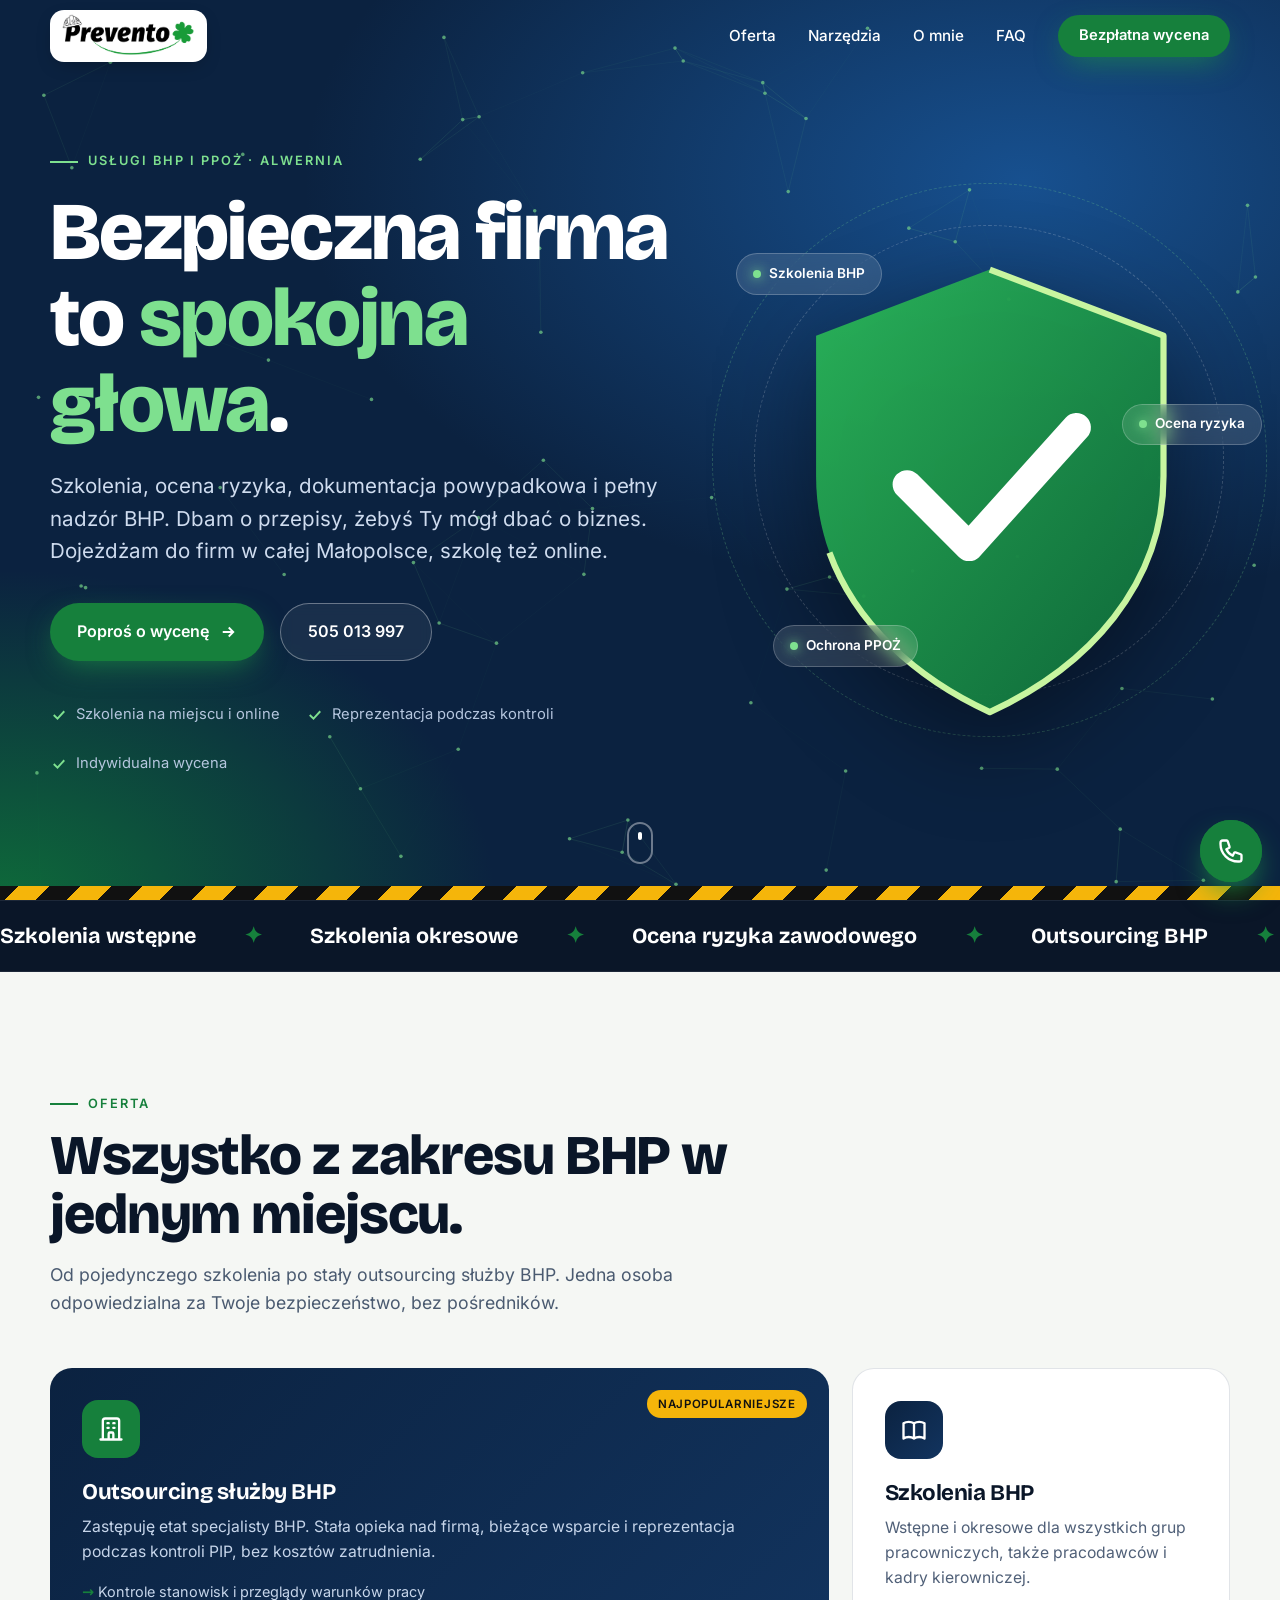
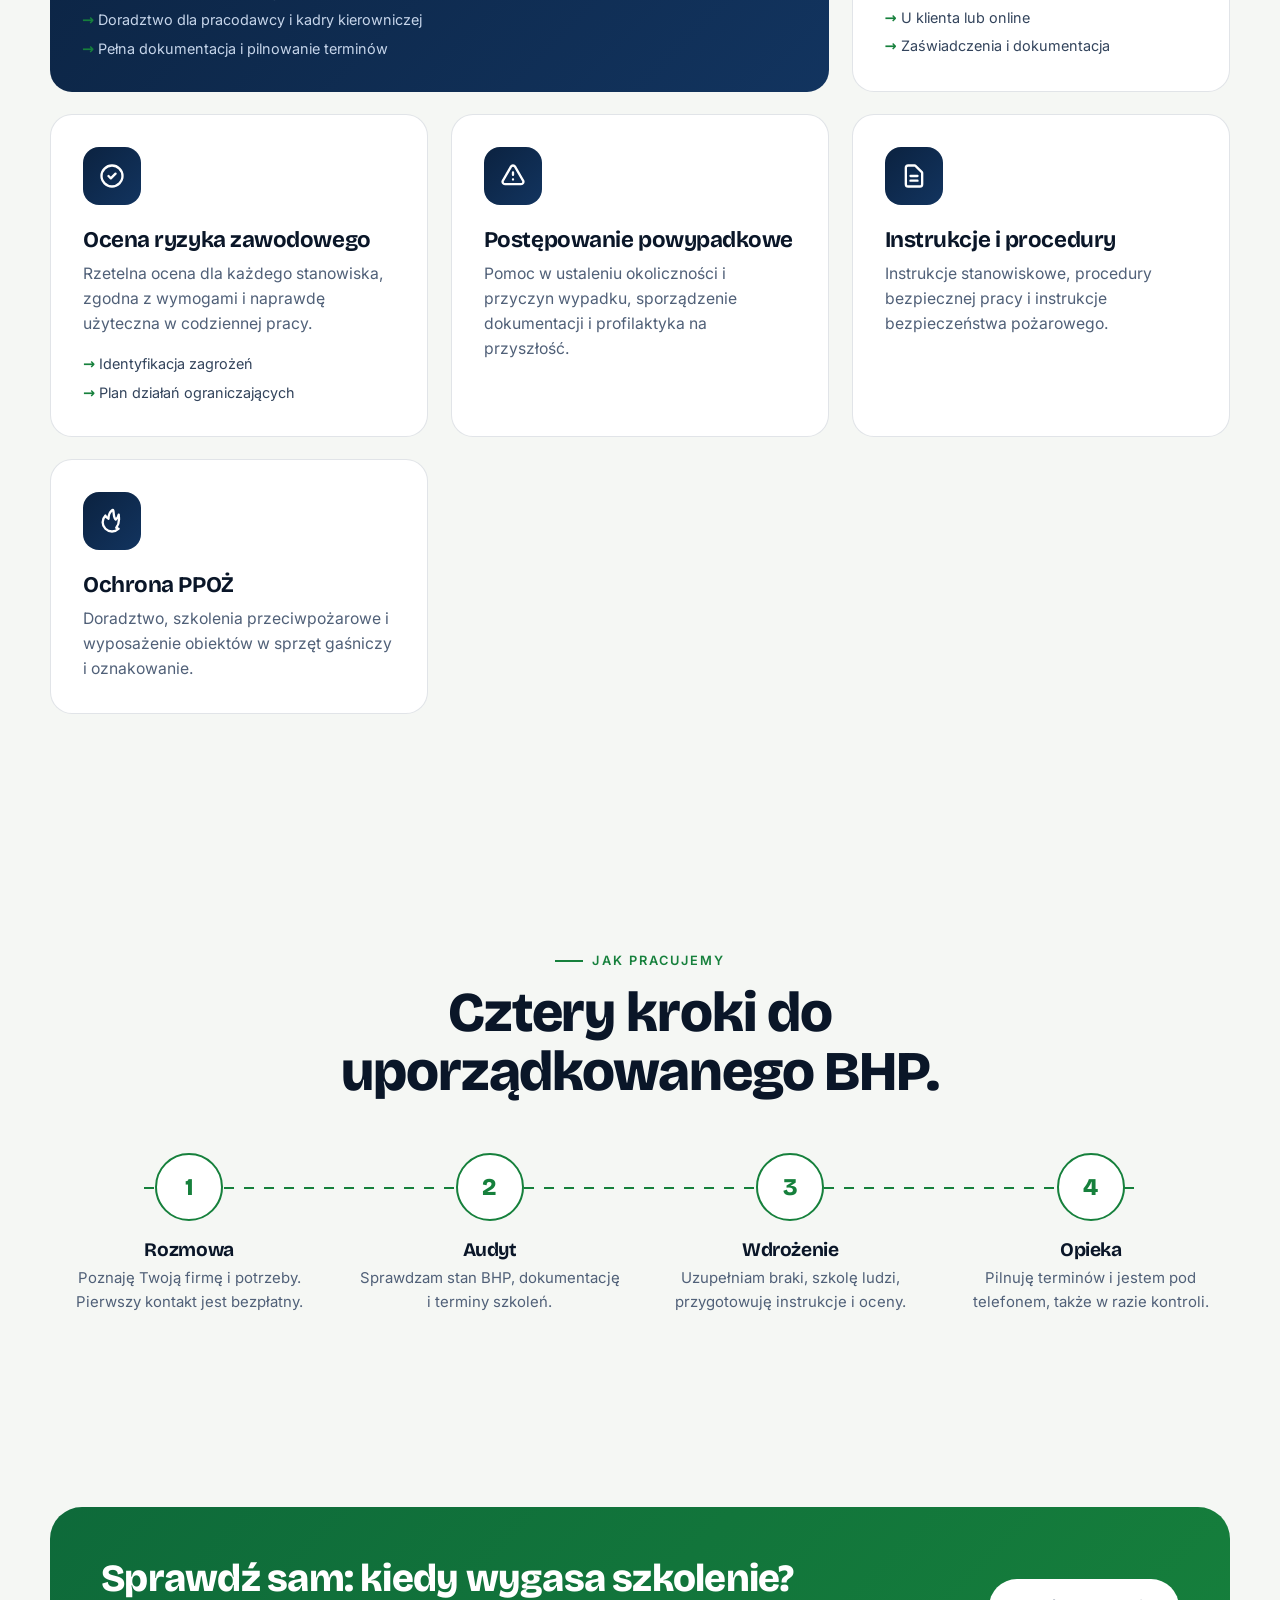
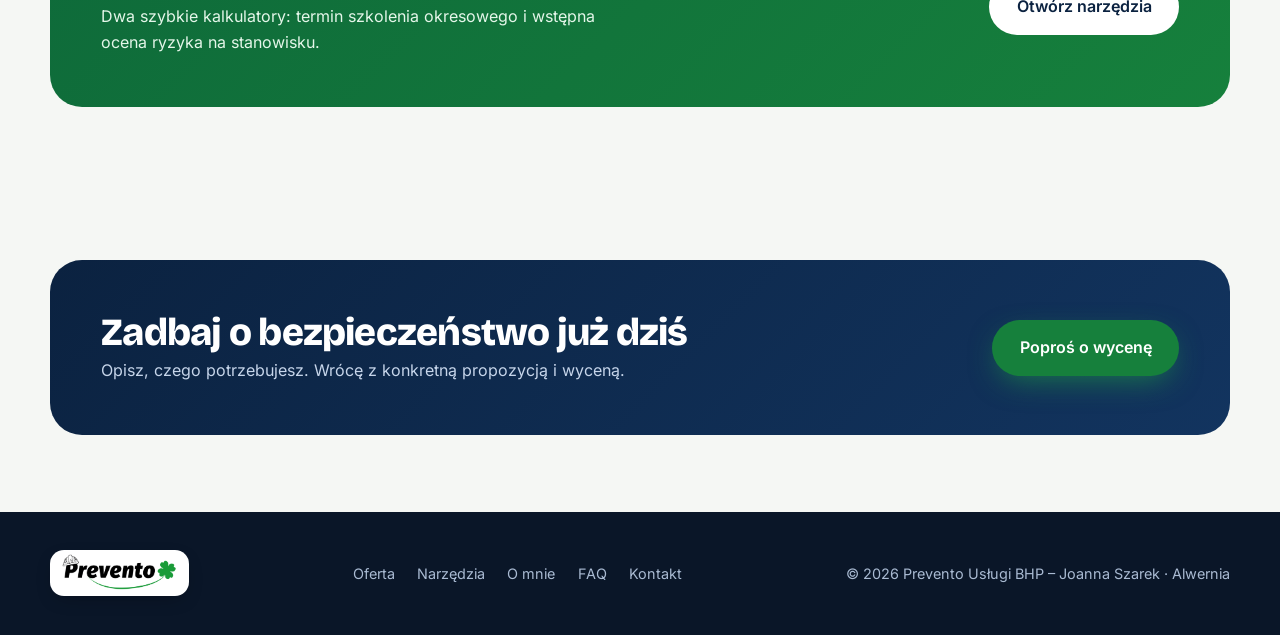
<file: index.html>
<!DOCTYPE html>
<html lang="pl">
<head>
<meta charset="UTF-8">
<meta name="viewport" content="width=device-width, initial-scale=1.0">
<title>Prevento – Usługi BHP i PPOŻ | Joanna Szarek, Alwernia</title>
<meta name="description" content="Prevento – Joanna Szarek: szkolenia BHP, ocena ryzyka, outsourcing BHP, dokumentacja powypadkowa i PPOŻ. Alwernia i cała Małopolska.">
<meta name="theme-color" content="#0b2240">
<meta property="og:title" content="Prevento – Usługi BHP i PPOŻ | Joanna Szarek, Alwernia">
<meta property="og:description" content="Prevento – Joanna Szarek: szkolenia BHP, ocena ryzyka, outsourcing BHP, dokumentacja powypadkowa i PPOŻ. Alwernia i cała Małopolska.">
<meta property="og:type" content="website">
<meta property="og:image" content="https://kaisixx.github.io/prevento/logo_prevento.png">
<link rel="icon" type="image/png" href="logo_prevento.png">
<link rel="preload" href="fonts/inter-latin.woff2" as="font" type="font/woff2" crossorigin>
<link rel="preload" href="fonts/inter-latin-ext.woff2" as="font" type="font/woff2" crossorigin>
<link rel="preload" href="fonts/bricolage-latin.woff2" as="font" type="font/woff2" crossorigin>
<link rel="preload" href="fonts/bricolage-latin-ext.woff2" as="font" type="font/woff2" crossorigin>
<link rel="stylesheet" href="style.css">
<link rel="canonical" href="https://kaisixx.github.io/prevento/">
<meta property="og:url" content="https://kaisixx.github.io/prevento/">
<meta property="og:locale" content="pl_PL">
<meta property="og:site_name" content="Prevento Usługi BHP">
<meta property="og:image:alt" content="Logo Prevento – usługi BHP">
<meta name="twitter:card" content="summary">
<script type="application/ld+json">{"@context": "https://schema.org", "@type": "ProfessionalService", "@id": "https://kaisixx.github.io/prevento/#firma", "name": "Prevento – Usługi BHP – Joanna Szarek", "url": "https://kaisixx.github.io/prevento/", "logo": "https://kaisixx.github.io/prevento/logo_prevento.png", "image": "https://kaisixx.github.io/prevento/logo_prevento.png", "telephone": "+48505013997", "email": "jszarek@prevento.hub.pl", "address": {"@type": "PostalAddress", "addressLocality": "Alwernia", "addressRegion": "małopolskie", "addressCountry": "PL"}, "areaServed": [{"@type": "AdministrativeArea", "name": "Małopolska"}, {"@type": "Country", "name": "Polska"}], "founder": {"@type": "Person", "name": "Joanna Szarek"}, "sameAs": ["https://www.facebook.com/p/Prevento-Us%C5%82ugi-BHP-Joanna-Szarek-100086418065310/"], "description": "Szkolenia BHP, ocena ryzyka zawodowego, outsourcing służby BHP, dokumentacja powypadkowa i doradztwo PPOŻ.", "hasOfferCatalog": {"@type": "OfferCatalog", "name": "Usługi BHP i PPOŻ", "itemListElement": [{"@type": "Offer", "itemOffered": {"@type": "Service", "name": "Outsourcing służby BHP"}}, {"@type": "Offer", "itemOffered": {"@type": "Service", "name": "Szkolenia BHP wstępne i okresowe"}}, {"@type": "Offer", "itemOffered": {"@type": "Service", "name": "Ocena ryzyka zawodowego"}}, {"@type": "Offer", "itemOffered": {"@type": "Service", "name": "Postępowanie powypadkowe"}}, {"@type": "Offer", "itemOffered": {"@type": "Service", "name": "Instrukcje i procedury BHP"}}, {"@type": "Offer", "itemOffered": {"@type": "Service", "name": "Doradztwo i szkolenia PPOŻ"}}]}}</script>

</head>
<body>
<div class="progress" id="progress"></div>

<nav id="nav">
  <div class="wrap nav-in">
    <a href="index.html" class="logo-pill" aria-label="Prevento – strona główna"><img src="logo_prevento.png" alt="Prevento Usługi BHP" width="133" height="44"></a>
    <button class="burger" id="burger" aria-label="Menu" aria-expanded="false"><span></span><span></span></button>
    <div class="menu" id="menu">
      <a href="oferta.html">Oferta</a><a href="narzedzia.html">Narzędzia</a><a href="o-mnie.html">O mnie</a><a href="faq.html">FAQ</a>
      <a href="kontakt.html" class="btn btn-primary">Bezpłatna wycena</a>
    </div>
  </div>
</nav>

<header class="hero" id="top">
  <canvas id="bg" aria-hidden="true"></canvas>
  <div class="wrap hero-grid">
    <div>
      <span class="eyebrow">Usługi BHP i PPOŻ · Alwernia</span>
      <h1>Bezpieczna firma to <span class="grad">spokojna głowa</span>.</h1>
      <p class="lead">Szkolenia, ocena ryzyka, dokumentacja powypadkowa i pełny nadzór BHP. Dbam o przepisy, żebyś Ty mógł dbać o biznes. Dojeżdżam do firm w całej Małopolsce, szkolę też online.</p>
      <div class="cta-row">
        <a href="kontakt.html" class="btn btn-primary">Poproś o wycenę
          <svg width="18" height="18" fill="none" stroke="currentColor" stroke-width="2.5" viewBox="0 0 24 24"><path d="M5 12h14M13 6l6 6-6 6"/></svg></a>
        <a href="tel:+48505013997" class="btn btn-ghost">505 013 997</a>
      </div>
      <div class="trust">
        <span><svg fill="none" stroke="currentColor" stroke-width="2.5" viewBox="0 0 24 24"><path d="M5 12l5 5 9-10"/></svg>Szkolenia na miejscu i online</span>
        <span><svg fill="none" stroke="currentColor" stroke-width="2.5" viewBox="0 0 24 24"><path d="M5 12l5 5 9-10"/></svg>Reprezentacja podczas kontroli</span>
        <span><svg fill="none" stroke="currentColor" stroke-width="2.5" viewBox="0 0 24 24"><path d="M5 12l5 5 9-10"/></svg>Indywidualna wycena</span>
      </div>
    </div>
    <div class="shield-stage" aria-hidden="true">
      <div class="shield-ring"></div><div class="shield-ring r2"></div>
      <svg class="shield" viewBox="0 0 200 230" fill="none">
        <defs><linearGradient id="g" x1="0" y1="0" x2="1" y2="1"><stop stop-color="#2bb858"/><stop offset="1" stop-color="#0e6a3a"/></linearGradient></defs>
        <path d="M100 8 L184 40 V108 C184 160 148 200 100 222 C52 200 16 160 16 108 V40 Z" fill="url(#g)" opacity=".95"/>
        <path class="draw" d="M100 8 L184 40 V108 C184 160 148 200 100 222 C52 200 16 160 16 108 V40 Z" stroke="#c8f5a0" stroke-width="3" stroke-linejoin="round"/>
        <path class="tick" d="M60 112 L90 142 L144 82" stroke="#fff" stroke-width="14" stroke-linecap="round" stroke-linejoin="round"/>
      </svg>
      <div class="chip c1"><i></i>Szkolenia BHP</div>
      <div class="chip c2"><i></i>Ocena ryzyka</div>
      <div class="chip c3"><i></i>Ochrona PPOŻ</div>
    </div>
  </div>
  <div class="scroll-hint" aria-hidden="true"></div>
</header>
<div class="marquee" aria-hidden="true">
  <div class="marquee-track">
    <span>Szkolenia wstępne</span><span>Szkolenia okresowe</span><span>Ocena ryzyka zawodowego</span><span>Outsourcing BHP</span><span>Dokumentacja powypadkowa</span><span>Instrukcje stanowiskowe</span><span>Doradztwo PPOŻ</span><span>Wyposażenie BHP</span>
    <span>Szkolenia wstępne</span><span>Szkolenia okresowe</span><span>Ocena ryzyka zawodowego</span><span>Outsourcing BHP</span><span>Dokumentacja powypadkowa</span><span>Instrukcje stanowiskowe</span><span>Doradztwo PPOŻ</span><span>Wyposażenie BHP</span>
  </div>
</div>
<section id="oferta">
  <div class="wrap">
    <div class="sec-head rv">
      <span class="eyebrow">Oferta</span>
      <h2>Wszystko z zakresu BHP w jednym miejscu.</h2>
      <p>Od pojedynczego szkolenia po stały outsourcing służby BHP. Jedna osoba odpowiedzialna za Twoje bezpieczeństwo, bez pośredników.</p>
    </div>
    <div class="cards">
      <article class="card feature rv">
        <span class="tag">Najpopularniejsze</span>
        <div class="ico"><svg fill="none" stroke="currentColor" stroke-width="2" viewBox="0 0 24 24"><path stroke-linecap="round" stroke-linejoin="round" d="M19 21V5a2 2 0 00-2-2H7a2 2 0 00-2 2v16m14 0h2m-2 0h-5m-9 0H3m2 0h5M9 7h1m-1 4h1m4-4h1m-1 4h1m-5 10v-5a1 1 0 011-1h2a1 1 0 011 1v5m-4 0h4"/></svg></div>
        <h3>Outsourcing służby BHP</h3>
        <p>Zastępuję etat specjalisty BHP. Stała opieka nad firmą, bieżące wsparcie i reprezentacja podczas kontroli PIP, bez kosztów zatrudnienia.</p>
        <ul><li>Kontrole stanowisk i przeglądy warunków pracy</li><li>Doradztwo dla pracodawcy i kadry kierowniczej</li><li>Pełna dokumentacja i pilnowanie terminów</li></ul>
      </article>
      <article class="card rv">
        <div class="ico"><svg fill="none" stroke="currentColor" stroke-width="2" viewBox="0 0 24 24"><path stroke-linecap="round" stroke-linejoin="round" d="M12 6.25v13m0-13C10.8 5.5 9.2 5 7.5 5S4.2 5.5 3 6.25v13C4.2 18.5 5.8 18 7.5 18s3.3.5 4.5 1.25m0-13C13.2 5.5 14.8 5 16.5 5s3.3.5 4.5 1.25v13c-1.2-.75-2.8-1.25-4.5-1.25s-3.3.5-4.5 1.25"/></svg></div>
        <h3>Szkolenia BHP</h3>
        <p>Wstępne i okresowe dla wszystkich grup pracowniczych, także pracodawców i kadry kierowniczej.</p>
        <ul><li>U klienta lub online</li><li>Zaświadczenia i dokumentacja</li></ul>
      </article>
      <article class="card rv">
        <div class="ico"><svg fill="none" stroke="currentColor" stroke-width="2" viewBox="0 0 24 24"><path stroke-linecap="round" stroke-linejoin="round" d="M9 12l2 2 4-4m6 2a9 9 0 11-18 0 9 9 0 0118 0z"/></svg></div>
        <h3>Ocena ryzyka zawodowego</h3>
        <p>Rzetelna ocena dla każdego stanowiska, zgodna z wymogami i naprawdę użyteczna w codziennej pracy.</p>
        <ul><li>Identyfikacja zagrożeń</li><li>Plan działań ograniczających</li></ul>
      </article>
      <article class="card rv">
        <div class="ico"><svg fill="none" stroke="currentColor" stroke-width="2" viewBox="0 0 24 24"><path stroke-linecap="round" stroke-linejoin="round" d="M12 9v2m0 4h.01M5.07 19h13.86c1.54 0 2.5-1.67 1.73-3L13.73 4c-.77-1.33-2.7-1.33-3.46 0L3.34 16c-.77 1.33.19 3 1.73 3z"/></svg></div>
        <h3>Postępowanie powypadkowe</h3>
        <p>Pomoc w ustaleniu okoliczności i przyczyn wypadku, sporządzenie dokumentacji i profilaktyka na przyszłość.</p>
      </article>
      <article class="card rv">
        <div class="ico"><svg fill="none" stroke="currentColor" stroke-width="2" viewBox="0 0 24 24"><path stroke-linecap="round" stroke-linejoin="round" d="M9 12h6m-6 4h6m2 5H7a2 2 0 01-2-2V5a2 2 0 012-2h5.59a1 1 0 01.7.29l5.42 5.42a1 1 0 01.29.7V19a2 2 0 01-2 2z"/></svg></div>
        <h3>Instrukcje i procedury</h3>
        <p>Instrukcje stanowiskowe, procedury bezpiecznej pracy i instrukcje bezpieczeństwa pożarowego.</p>
      </article>
      <article class="card rv">
        <div class="ico"><svg fill="none" stroke="currentColor" stroke-width="2" viewBox="0 0 24 24"><path stroke-linecap="round" stroke-linejoin="round" d="M17.66 18.66A8 8 0 016.34 7.34S7 9 9 10c0-2 .5-5 2.93-7.07s.48 5.74 3.26 7.77c1.3-.95 2.23-2.46 2.56-4.19C17.9 7.97 18 9.46 18 10.8c0 2.72-.9 5.23-2.34 7.06z"/></svg></div>
        <h3>Ochrona PPOŻ</h3>
        <p>Doradztwo, szkolenia przeciwpożarowe i wyposażenie obiektów w sprzęt gaśniczy i oznakowanie.</p>
      </article>
    </div>
  </div>
</section>
<section id="wspolpraca">
  <div class="wrap">
    <div class="sec-head rv" style="margin-inline:auto;text-align:center">
      <span class="eyebrow">Jak pracujemy</span>
      <h2>Cztery kroki do uporządkowanego BHP.</h2>
    </div>
    <div class="steps">
      <div class="step rv"><div class="n">1</div><h3>Rozmowa</h3><p>Poznaję Twoją firmę i potrzeby. Pierwszy kontakt jest bezpłatny.</p></div>
      <div class="step rv"><div class="n">2</div><h3>Audyt</h3><p>Sprawdzam stan BHP, dokumentację i terminy szkoleń.</p></div>
      <div class="step rv"><div class="n">3</div><h3>Wdrożenie</h3><p>Uzupełniam braki, szkolę ludzi, przygotowuję instrukcje i oceny.</p></div>
      <div class="step rv"><div class="n">4</div><h3>Opieka</h3><p>Pilnuję terminów i jestem pod telefonem, także w razie kontroli.</p></div>
    </div>
  </div>
</section>
<div class="band alt"><div class="wrap"><div class="band-in rv"><div><h2>Sprawdź sam: kiedy wygasa szkolenie?</h2><p>Dwa szybkie kalkulatory: termin szkolenia okresowego i wstępna ocena ryzyka na stanowisku.</p></div><a class="btn btn-primary" href="narzedzia.html">Otwórz narzędzia</a></div></div></div>
<div class="band"><div class="wrap"><div class="band-in rv"><div><h2>Zadbaj o bezpieczeństwo już dziś</h2><p>Opisz, czego potrzebujesz. Wrócę z konkretną propozycją i wyceną.</p></div><a class="btn btn-primary" href="kontakt.html">Poproś o wycenę</a></div></div></div>


<footer>
  <div class="wrap foot">
    <div class="logo-pill"><img src="logo_prevento.png" alt="Prevento" width="115" height="38"></div>
    <nav aria-label="Stopka"><a href="oferta.html">Oferta</a><a href="narzedzia.html">Narzędzia</a><a href="o-mnie.html">O mnie</a><a href="faq.html">FAQ</a><a href="kontakt.html">Kontakt</a></nav>
    <p>&copy; <span id="yr">2026</span> Prevento Usługi BHP – Joanna Szarek · Alwernia</p>
  </div>
</footer>

<a href="tel:+48505013997" class="fab" aria-label="Zadzwoń do Prevento"><svg fill="none" stroke="currentColor" stroke-width="2" viewBox="0 0 24 24"><path stroke-linecap="round" stroke-linejoin="round" d="M3 5a2 2 0 012-2h3.28a1 1 0 01.95.68l1.5 4.49a1 1 0 01-.5 1.21l-2.26 1.13a11 11 0 005.52 5.52l1.13-2.26a1 1 0 011.21-.5l4.49 1.5a1 1 0 01.68.95V19a2 2 0 01-2 2h-1C9.72 21 3 14.28 3 6V5z"/></svg></a>

<script src="app.js"></script>
</body>
</html>
</file>
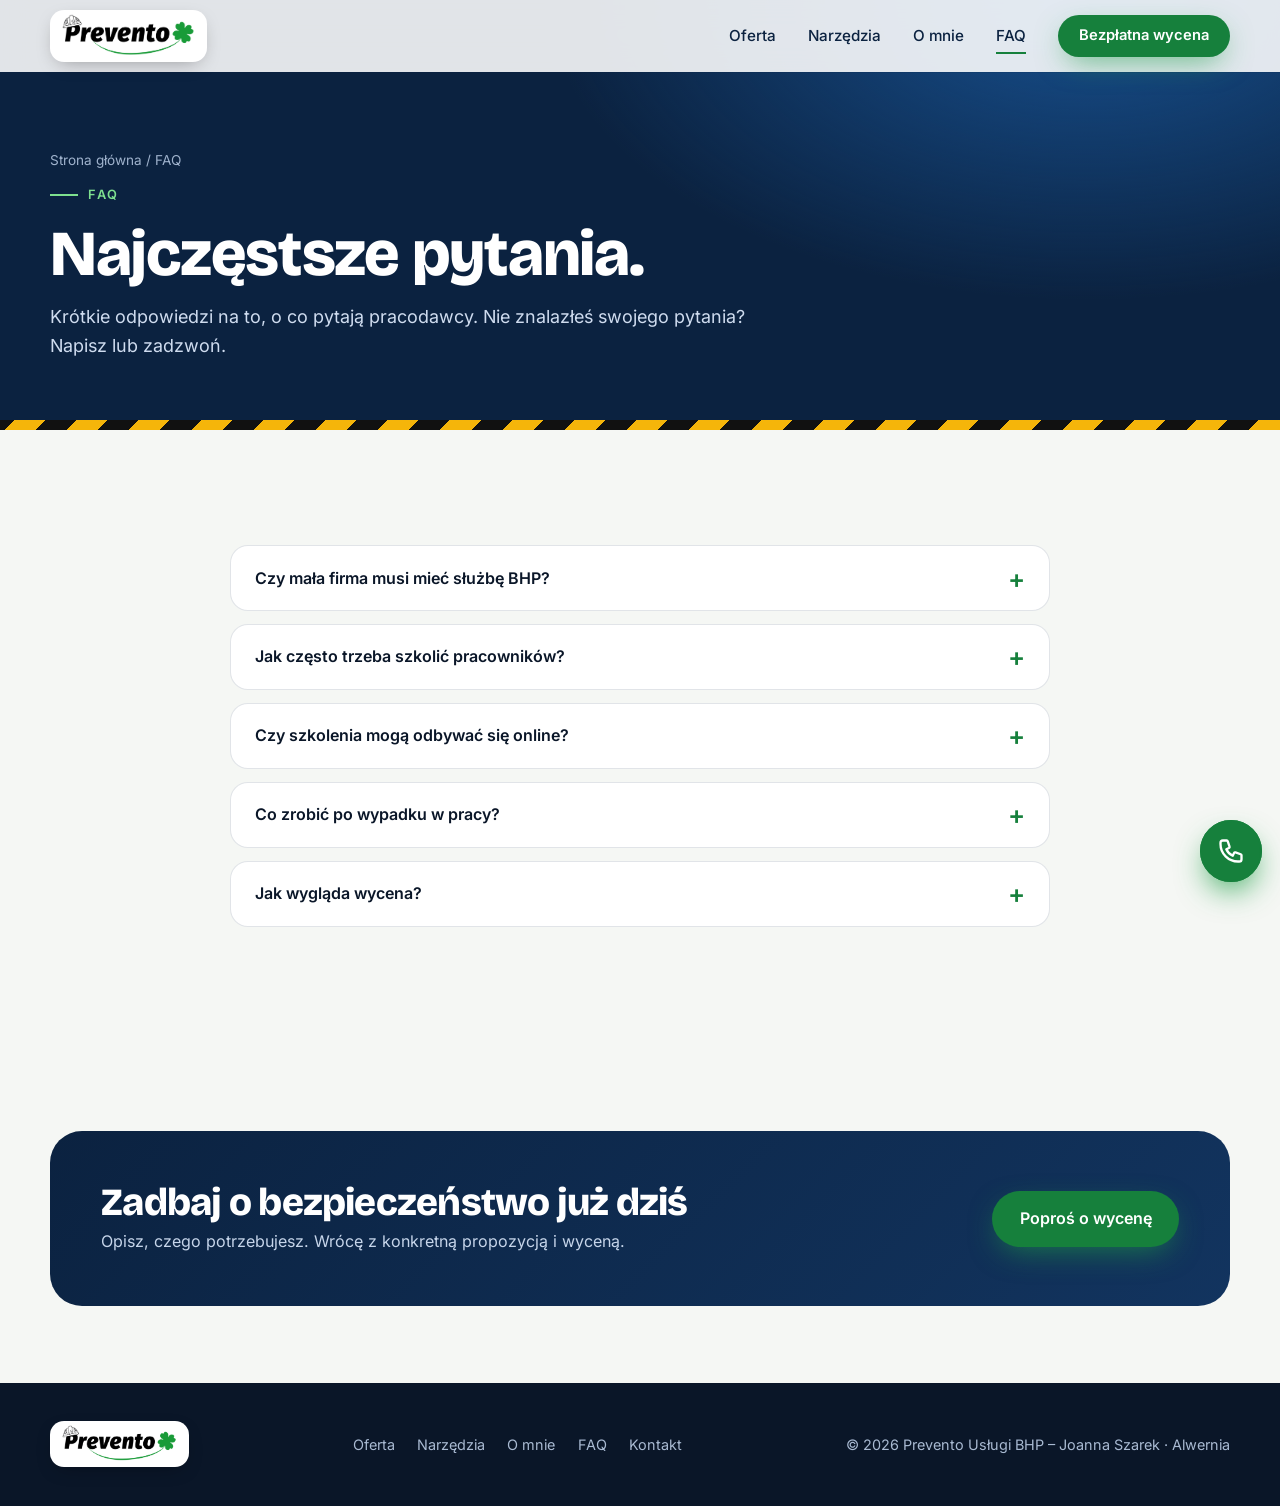
<file: faq.html>
<!DOCTYPE html>
<html lang="pl">
<head>
<meta charset="UTF-8">
<meta name="viewport" content="width=device-width, initial-scale=1.0">
<title>FAQ – najczęstsze pytania o BHP | Prevento</title>
<meta name="description" content="Odpowiedzi na najczęstsze pytania o służbę BHP, szkolenia, wypadki w pracy i wycenę usług.">
<meta name="theme-color" content="#0b2240">
<meta property="og:title" content="FAQ – najczęstsze pytania o BHP | Prevento">
<meta property="og:description" content="Odpowiedzi na najczęstsze pytania o służbę BHP, szkolenia, wypadki w pracy i wycenę usług.">
<meta property="og:type" content="website">
<meta property="og:image" content="https://kaisixx.github.io/prevento/logo_prevento.png">
<link rel="icon" type="image/png" href="logo_prevento.png">
<link rel="preload" href="fonts/inter-latin.woff2" as="font" type="font/woff2" crossorigin>
<link rel="preload" href="fonts/inter-latin-ext.woff2" as="font" type="font/woff2" crossorigin>
<link rel="preload" href="fonts/bricolage-latin.woff2" as="font" type="font/woff2" crossorigin>
<link rel="preload" href="fonts/bricolage-latin-ext.woff2" as="font" type="font/woff2" crossorigin>
<link rel="stylesheet" href="style.css">
<link rel="canonical" href="https://kaisixx.github.io/prevento/faq.html">
<meta property="og:url" content="https://kaisixx.github.io/prevento/faq.html">
<meta property="og:locale" content="pl_PL">
<meta property="og:site_name" content="Prevento Usługi BHP">
<meta property="og:image:alt" content="Logo Prevento – usługi BHP">
<meta name="twitter:card" content="summary">
<script type="application/ld+json">{"@context": "https://schema.org", "@type": "BreadcrumbList", "itemListElement": [{"@type": "ListItem", "position": 1, "name": "Strona główna", "item": "https://kaisixx.github.io/prevento/"}, {"@type": "ListItem", "position": 2, "name": "FAQ", "item": "https://kaisixx.github.io/prevento/faq.html"}]}</script>


</head>
<body data-inner="1">
<div class="progress" id="progress"></div>

<nav id="nav">
  <div class="wrap nav-in">
    <a href="index.html" class="logo-pill" aria-label="Prevento – strona główna"><img src="logo_prevento.png" alt="Prevento Usługi BHP" width="133" height="44"></a>
    <button class="burger" id="burger" aria-label="Menu" aria-expanded="false"><span></span><span></span></button>
    <div class="menu" id="menu">
      <a href="oferta.html">Oferta</a><a href="narzedzia.html">Narzędzia</a><a href="o-mnie.html">O mnie</a><a href="faq.html" aria-current="page">FAQ</a>
      <a href="kontakt.html" class="btn btn-primary">Bezpłatna wycena</a>
    </div>
  </div>
</nav>

<header class="page-hero">
  <div class="wrap">
    <div class="crumbs"><a href="index.html">Strona główna</a> / FAQ</div>
    <span class="eyebrow">FAQ</span>
    <h1>Najczęstsze pytania.</h1>
    <p>Krótkie odpowiedzi na to, o co pytają pracodawcy. Nie znalazłeś swojego pytania? Napisz lub zadzwoń.</p>
  </div>
</header>
<section id="faq">
  <div class="wrap">
    <div class="faq rv">
      <details><summary>Czy mała firma musi mieć służbę BHP?</summary><p>Pracodawca zatrudniający do 100 osób może sam wykonywać zadania służby BHP, jeśli ma odpowiednie przygotowanie. W praktyce wiele firm woli powierzyć to specjaliście na zewnątrz. Chętnie to omówię.</p></details>
      <details><summary>Jak często trzeba szkolić pracowników?</summary><p>Zależy od grupy i stanowiska. Sprawdź to w <a href="narzedzia.html" style="color:var(--green);text-decoration:underline">kalkulatorze terminu szkolenia</a>, a przy wątpliwościach zadzwoń lub napisz.</p></details>
      <details><summary>Czy szkolenia mogą odbywać się online?</summary><p>Tak, w zakresie dozwolonym przepisami, w formie zapewniającej kontakt z prowadzącym. Szkolenia stacjonarne prowadzę też bezpośrednio u klienta.</p></details>
      <details><summary>Co zrobić po wypadku w pracy?</summary><p>Zabezpiecz miejsce zdarzenia, udziel pomocy i zadzwoń do mnie. Pomogę ustalić okoliczności i przygotować dokumentację w wymaganych terminach.</p></details>
      <details><summary>Jak wygląda wycena?</summary><p>Zależy od liczby pracowników, stanowisk i zakresu usług. Napisz lub zadzwoń, a przygotuję wycenę dopasowaną do Twojej firmy.</p></details>
    </div>
  </div>
</section><div class="band"><div class="wrap"><div class="band-in rv"><div><h2>Zadbaj o bezpieczeństwo już dziś</h2><p>Opisz, czego potrzebujesz. Wrócę z konkretną propozycją i wyceną.</p></div><a class="btn btn-primary" href="kontakt.html">Poproś o wycenę</a></div></div></div>


<footer>
  <div class="wrap foot">
    <div class="logo-pill"><img src="logo_prevento.png" alt="Prevento" width="115" height="38"></div>
    <nav aria-label="Stopka"><a href="oferta.html">Oferta</a><a href="narzedzia.html">Narzędzia</a><a href="o-mnie.html">O mnie</a><a href="faq.html">FAQ</a><a href="kontakt.html">Kontakt</a></nav>
    <p>&copy; <span id="yr">2026</span> Prevento Usługi BHP – Joanna Szarek · Alwernia</p>
  </div>
</footer>

<a href="tel:+48505013997" class="fab" aria-label="Zadzwoń do Prevento"><svg fill="none" stroke="currentColor" stroke-width="2" viewBox="0 0 24 24"><path stroke-linecap="round" stroke-linejoin="round" d="M3 5a2 2 0 012-2h3.28a1 1 0 01.95.68l1.5 4.49a1 1 0 01-.5 1.21l-2.26 1.13a11 11 0 005.52 5.52l1.13-2.26a1 1 0 011.21-.5l4.49 1.5a1 1 0 01.68.95V19a2 2 0 01-2 2h-1C9.72 21 3 14.28 3 6V5z"/></svg></a>

<script src="app.js"></script>
</body>
</html>
</file>
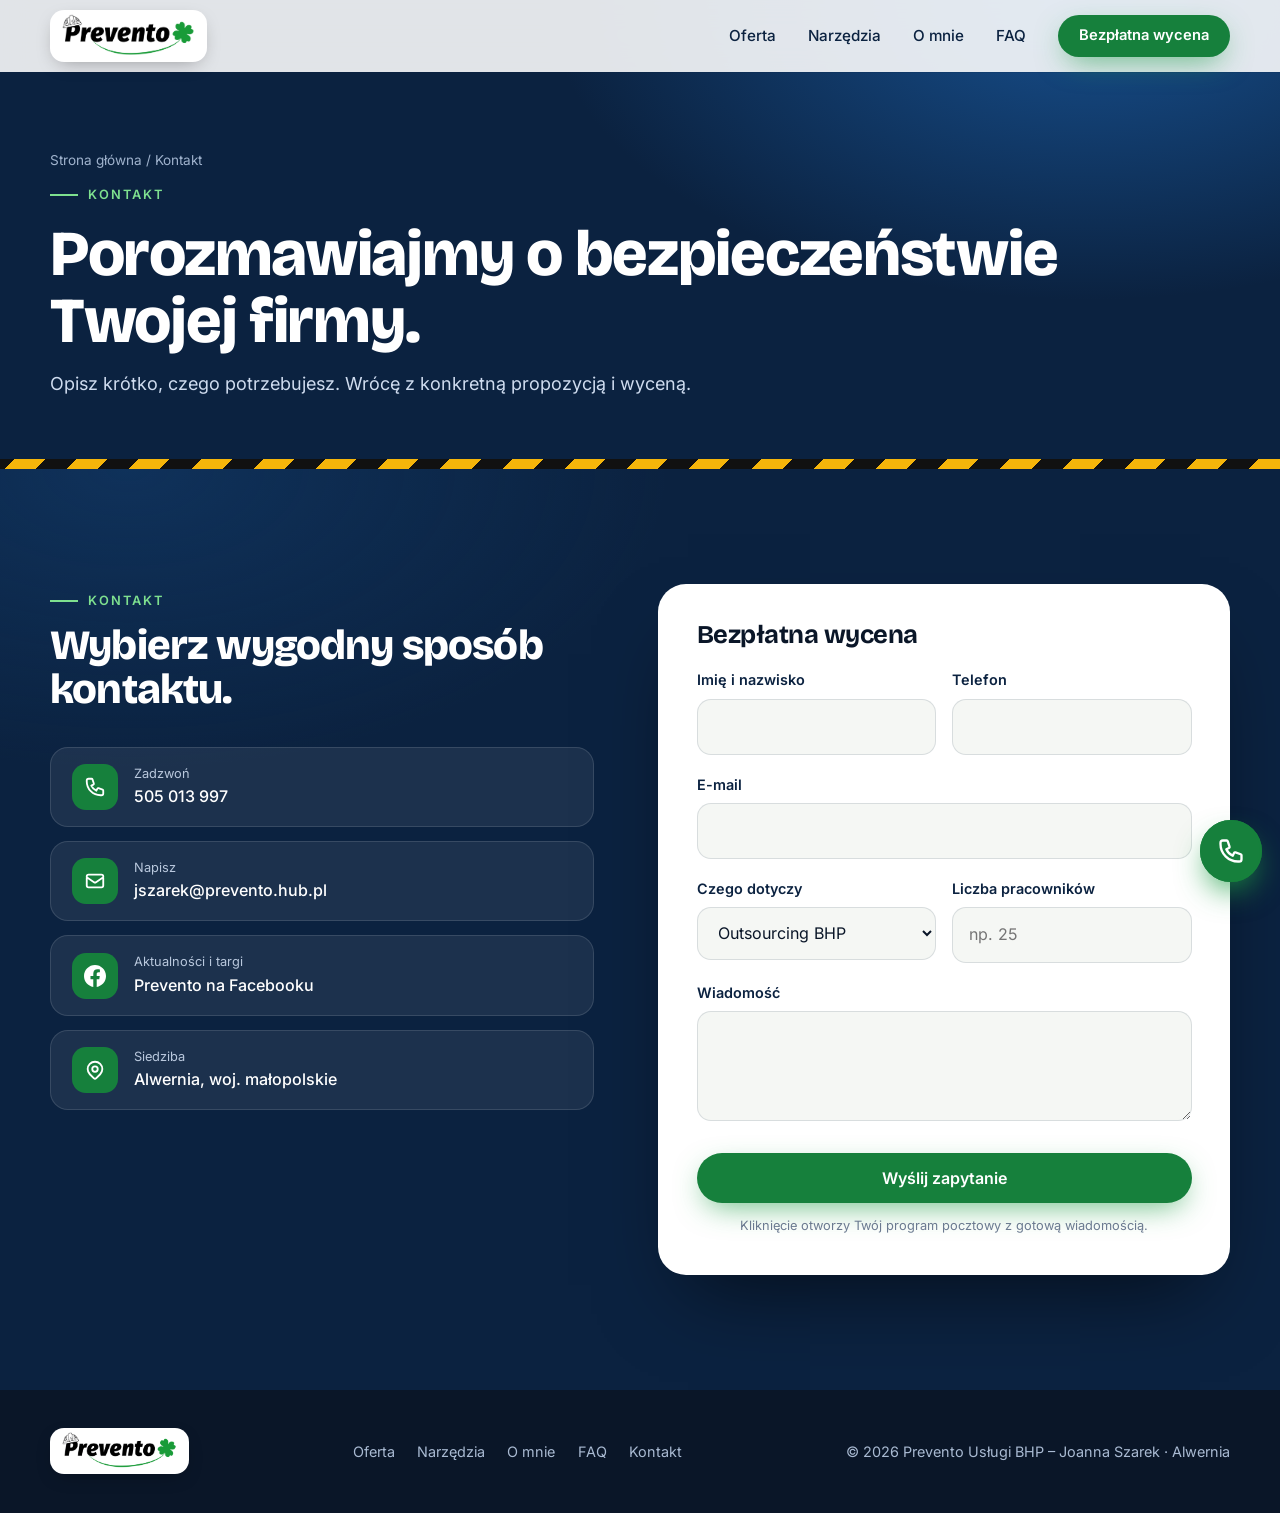
<file: kontakt.html>
<!DOCTYPE html>
<html lang="pl">
<head>
<meta charset="UTF-8">
<meta name="viewport" content="width=device-width, initial-scale=1.0">
<title>Kontakt – Prevento Usługi BHP, Alwernia</title>
<meta name="description" content="Skontaktuj się z Prevento: tel. 505 013 997, jszarek@prevento.hub.pl. Bezpłatna wycena usług BHP i PPOŻ.">
<meta name="theme-color" content="#0b2240">
<meta property="og:title" content="Kontakt – Prevento Usługi BHP, Alwernia">
<meta property="og:description" content="Skontaktuj się z Prevento: tel. 505 013 997, jszarek@prevento.hub.pl. Bezpłatna wycena usług BHP i PPOŻ.">
<meta property="og:type" content="website">
<meta property="og:image" content="https://kaisixx.github.io/prevento/logo_prevento.png">
<link rel="icon" type="image/png" href="logo_prevento.png">
<link rel="preload" href="fonts/inter-latin.woff2" as="font" type="font/woff2" crossorigin>
<link rel="preload" href="fonts/inter-latin-ext.woff2" as="font" type="font/woff2" crossorigin>
<link rel="preload" href="fonts/bricolage-latin.woff2" as="font" type="font/woff2" crossorigin>
<link rel="preload" href="fonts/bricolage-latin-ext.woff2" as="font" type="font/woff2" crossorigin>
<link rel="stylesheet" href="style.css">
<link rel="canonical" href="https://kaisixx.github.io/prevento/kontakt.html">
<meta property="og:url" content="https://kaisixx.github.io/prevento/kontakt.html">
<meta property="og:locale" content="pl_PL">
<meta property="og:site_name" content="Prevento Usługi BHP">
<meta property="og:image:alt" content="Logo Prevento – usługi BHP">
<meta name="twitter:card" content="summary">
<script type="application/ld+json">{"@context": "https://schema.org", "@type": "BreadcrumbList", "itemListElement": [{"@type": "ListItem", "position": 1, "name": "Strona główna", "item": "https://kaisixx.github.io/prevento/"}, {"@type": "ListItem", "position": 2, "name": "Kontakt", "item": "https://kaisixx.github.io/prevento/kontakt.html"}]}</script>
<script type="application/ld+json">{"@context": "https://schema.org", "@type": "ContactPage", "url": "https://kaisixx.github.io/prevento/kontakt.html", "about": {"@id": "https://kaisixx.github.io/prevento/#firma"}}</script>


</head>
<body data-inner="1">
<div class="progress" id="progress"></div>

<nav id="nav">
  <div class="wrap nav-in">
    <a href="index.html" class="logo-pill" aria-label="Prevento – strona główna"><img src="logo_prevento.png" alt="Prevento Usługi BHP" width="133" height="44"></a>
    <button class="burger" id="burger" aria-label="Menu" aria-expanded="false"><span></span><span></span></button>
    <div class="menu" id="menu">
      <a href="oferta.html">Oferta</a><a href="narzedzia.html">Narzędzia</a><a href="o-mnie.html">O mnie</a><a href="faq.html">FAQ</a>
      <a href="kontakt.html" class="btn btn-primary" aria-current="page">Bezpłatna wycena</a>
    </div>
  </div>
</nav>

<header class="page-hero">
  <div class="wrap">
    <div class="crumbs"><a href="index.html">Strona główna</a> / Kontakt</div>
    <span class="eyebrow">Kontakt</span>
    <h1>Porozmawiajmy o bezpieczeństwie Twojej firmy.</h1>
    <p>Opisz krótko, czego potrzebujesz. Wrócę z konkretną propozycją i wyceną.</p>
  </div>
</header>
<section class="contact" id="kontakt">
  <div class="wrap contact-grid">
    <div class="rv">
      <span class="eyebrow">Kontakt</span>
      <h2 style="font-size:clamp(1.8rem,3.6vw,2.6rem)">Wybierz wygodny sposób kontaktu.</h2>
      <div class="cl">
        <a href="tel:+48505013997"><span class="i"><svg fill="none" stroke="currentColor" stroke-width="2" viewBox="0 0 24 24"><path stroke-linecap="round" stroke-linejoin="round" d="M3 5a2 2 0 012-2h3.28a1 1 0 01.95.68l1.5 4.49a1 1 0 01-.5 1.21l-2.26 1.13a11 11 0 005.52 5.52l1.13-2.26a1 1 0 011.21-.5l4.49 1.5a1 1 0 01.68.95V19a2 2 0 01-2 2h-1C9.72 21 3 14.28 3 6V5z"/></svg></span><span><small>Zadzwoń</small>505 013 997</span></a>
        <a href="mailto:jszarek@prevento.hub.pl"><span class="i"><svg fill="none" stroke="currentColor" stroke-width="2" viewBox="0 0 24 24"><path stroke-linecap="round" stroke-linejoin="round" d="M3 8l7.89 5.26a2 2 0 002.22 0L21 8M5 19h14a2 2 0 002-2V7a2 2 0 00-2-2H5a2 2 0 00-2 2v10a2 2 0 002 2z"/></svg></span><span><small>Napisz</small>jszarek@prevento.hub.pl</span></a>
        <a href="https://www.facebook.com/p/Prevento-Us%C5%82ugi-BHP-Joanna-Szarek-100086418065310/" target="_blank" rel="noopener"><span class="i"><svg fill="currentColor" viewBox="0 0 24 24"><path d="M24 12.07C24 5.45 18.63.07 12 .07S0 5.45 0 12.07c0 5.99 4.39 10.95 10.13 11.85v-8.39H7.08v-3.47h3.05V9.43c0-3.01 1.79-4.67 4.53-4.67 1.31 0 2.69.24 2.69.24v2.95h-1.52c-1.49 0-1.96.93-1.96 1.87v2.25h3.33l-.53 3.47h-2.8v8.39C19.61 23.03 24 18.06 24 12.07z"/></svg></span><span><small>Aktualności i targi</small>Prevento na Facebooku</span></a>
        <a href="kontakt.html" style="pointer-events:none"><span class="i"><svg fill="none" stroke="currentColor" stroke-width="2" viewBox="0 0 24 24"><path stroke-linecap="round" stroke-linejoin="round" d="M17.66 16.66L13.41 20.9a2 2 0 01-2.82 0l-4.24-4.24a8 8 0 1111.31 0zM15 11a3 3 0 11-6 0 3 3 0 016 0z"/></svg></span><span><small>Siedziba</small>Alwernia, woj. małopolskie</span></a>
      </div>
    </div>
    <form class="form rv" id="form">
      <h3>Bezpłatna wycena</h3>
      <div class="row">
        <div class="field"><label for="fn">Imię i nazwisko</label><input type="text" id="fn" required autocomplete="name"></div>
        <div class="field"><label for="fp">Telefon</label><input type="tel" id="fp" autocomplete="tel"></div>
      </div>
      <div class="field"><label for="fe">E-mail</label><input type="email" id="fe" required autocomplete="email"></div>
      <div class="row">
        <div class="field"><label for="fs">Czego dotyczy</label>
          <select id="fs" style="color:var(--ink)">
            <option>Outsourcing BHP</option><option>Szkolenia BHP</option><option>Ocena ryzyka</option><option>Dokumentacja powypadkowa</option><option>PPOŻ</option><option>Inne</option>
          </select></div>
        <div class="field"><label for="fk">Liczba pracowników</label><input type="text" id="fk" placeholder="np. 25"></div>
      </div>
      <div class="field"><label for="fm">Wiadomość</label><textarea id="fm"></textarea></div>
      <button class="btn btn-primary" type="submit">Wyślij zapytanie</button>
      <small>Kliknięcie otworzy Twój program pocztowy z gotową wiadomością.</small>
    </form>
  </div>
</section>

<footer>
  <div class="wrap foot">
    <div class="logo-pill"><img src="logo_prevento.png" alt="Prevento" width="115" height="38"></div>
    <nav aria-label="Stopka"><a href="oferta.html">Oferta</a><a href="narzedzia.html">Narzędzia</a><a href="o-mnie.html">O mnie</a><a href="faq.html">FAQ</a><a href="kontakt.html">Kontakt</a></nav>
    <p>&copy; <span id="yr">2026</span> Prevento Usługi BHP – Joanna Szarek · Alwernia</p>
  </div>
</footer>

<a href="tel:+48505013997" class="fab" aria-label="Zadzwoń do Prevento"><svg fill="none" stroke="currentColor" stroke-width="2" viewBox="0 0 24 24"><path stroke-linecap="round" stroke-linejoin="round" d="M3 5a2 2 0 012-2h3.28a1 1 0 01.95.68l1.5 4.49a1 1 0 01-.5 1.21l-2.26 1.13a11 11 0 005.52 5.52l1.13-2.26a1 1 0 011.21-.5l4.49 1.5a1 1 0 01.68.95V19a2 2 0 01-2 2h-1C9.72 21 3 14.28 3 6V5z"/></svg></a>

<script src="app.js"></script>
</body>
</html>
</file>
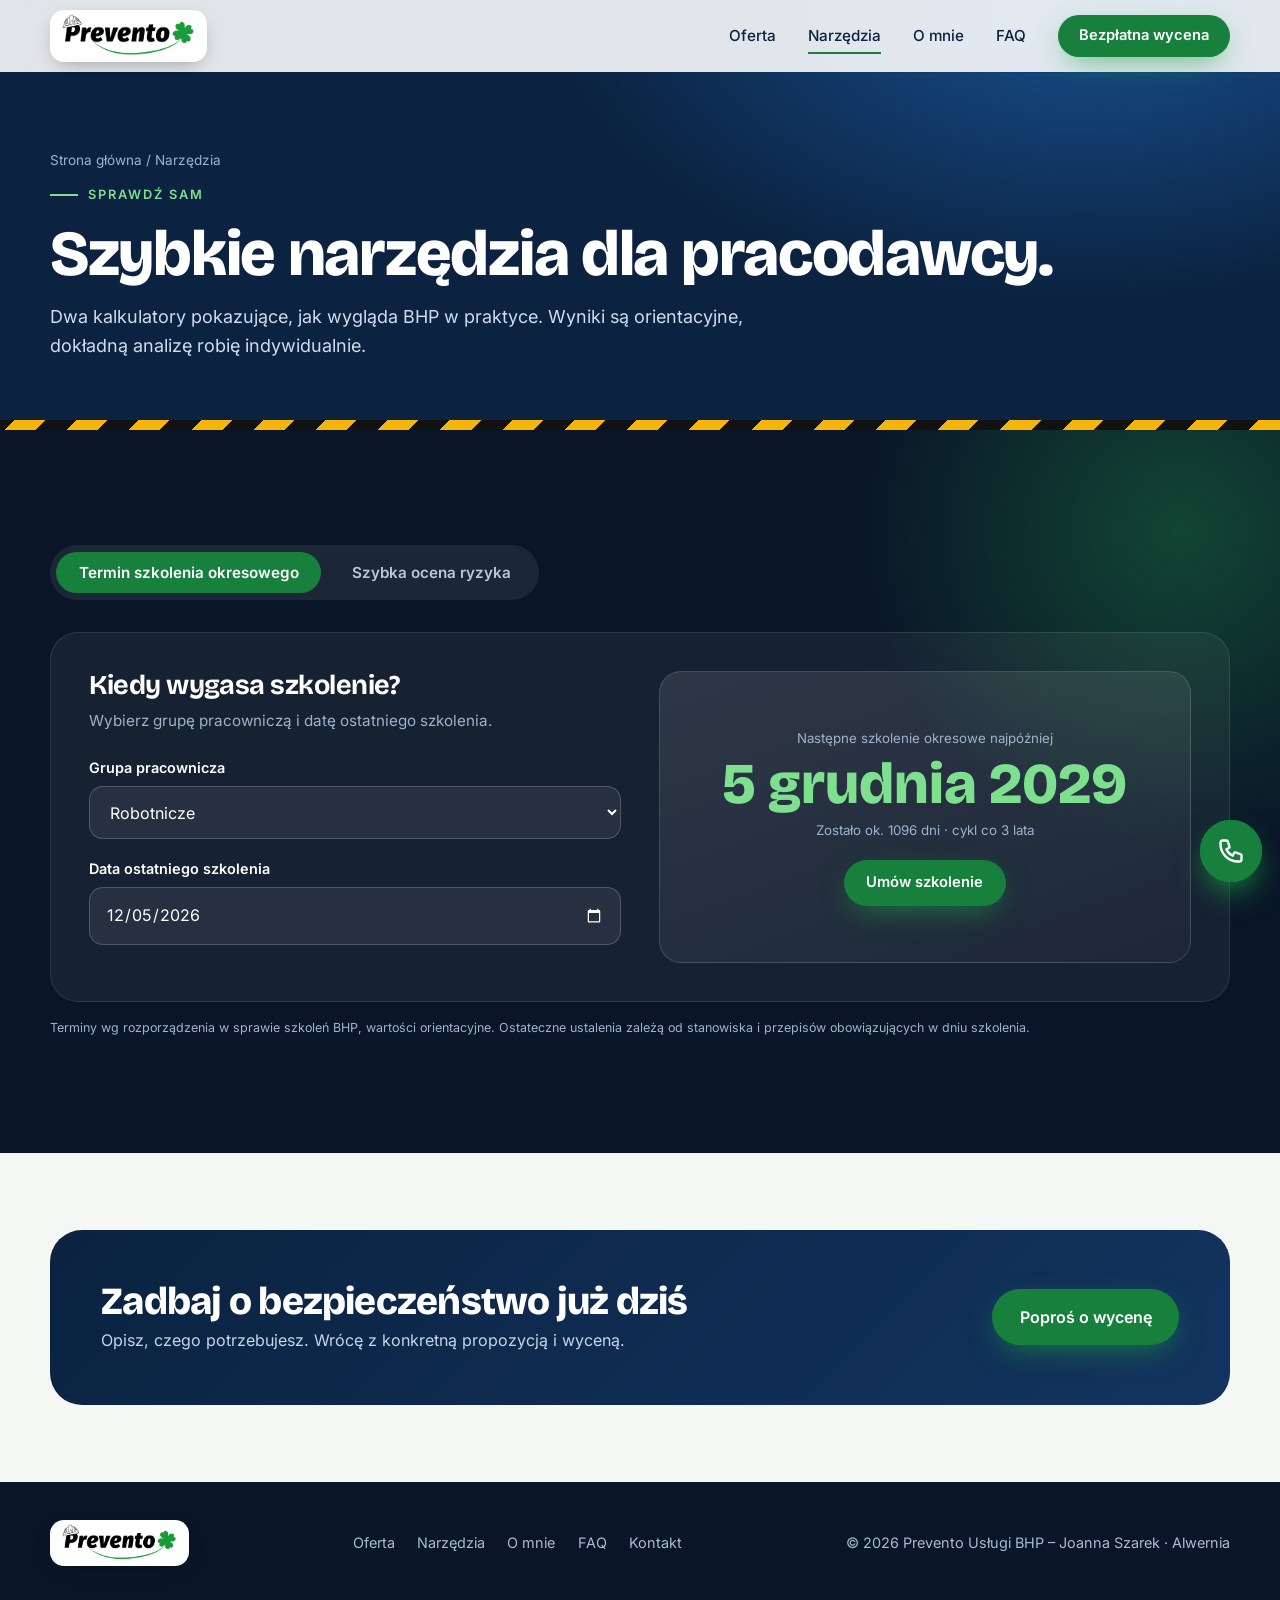
<file: narzedzia.html>
<!DOCTYPE html>
<html lang="pl">
<head>
<meta charset="UTF-8">
<meta name="viewport" content="width=device-width, initial-scale=1.0">
<title>Narzędzia – kalkulator szkoleń i ocena ryzyka | Prevento</title>
<meta name="description" content="Sprawdź termin szkolenia okresowego BHP i wykonaj szybką wstępną ocenę ryzyka na stanowisku pracy.">
<meta name="theme-color" content="#0b2240">
<meta property="og:title" content="Narzędzia – kalkulator szkoleń i ocena ryzyka | Prevento">
<meta property="og:description" content="Sprawdź termin szkolenia okresowego BHP i wykonaj szybką wstępną ocenę ryzyka na stanowisku pracy.">
<meta property="og:type" content="website">
<meta property="og:image" content="https://kaisixx.github.io/prevento/logo_prevento.png">
<link rel="icon" type="image/png" href="logo_prevento.png">
<link rel="preload" href="fonts/inter-latin.woff2" as="font" type="font/woff2" crossorigin>
<link rel="preload" href="fonts/inter-latin-ext.woff2" as="font" type="font/woff2" crossorigin>
<link rel="preload" href="fonts/bricolage-latin.woff2" as="font" type="font/woff2" crossorigin>
<link rel="preload" href="fonts/bricolage-latin-ext.woff2" as="font" type="font/woff2" crossorigin>
<link rel="stylesheet" href="style.css">
<link rel="canonical" href="https://kaisixx.github.io/prevento/narzedzia.html">
<meta property="og:url" content="https://kaisixx.github.io/prevento/narzedzia.html">
<meta property="og:locale" content="pl_PL">
<meta property="og:site_name" content="Prevento Usługi BHP">
<meta property="og:image:alt" content="Logo Prevento – usługi BHP">
<meta name="twitter:card" content="summary">
<script type="application/ld+json">{"@context": "https://schema.org", "@type": "BreadcrumbList", "itemListElement": [{"@type": "ListItem", "position": 1, "name": "Strona główna", "item": "https://kaisixx.github.io/prevento/"}, {"@type": "ListItem", "position": 2, "name": "Narzędzia", "item": "https://kaisixx.github.io/prevento/narzedzia.html"}]}</script>


</head>
<body data-inner="1">
<div class="progress" id="progress"></div>

<nav id="nav">
  <div class="wrap nav-in">
    <a href="index.html" class="logo-pill" aria-label="Prevento – strona główna"><img src="logo_prevento.png" alt="Prevento Usługi BHP" width="133" height="44"></a>
    <button class="burger" id="burger" aria-label="Menu" aria-expanded="false"><span></span><span></span></button>
    <div class="menu" id="menu">
      <a href="oferta.html">Oferta</a><a href="narzedzia.html" aria-current="page">Narzędzia</a><a href="o-mnie.html">O mnie</a><a href="faq.html">FAQ</a>
      <a href="kontakt.html" class="btn btn-primary">Bezpłatna wycena</a>
    </div>
  </div>
</nav>

<header class="page-hero">
  <div class="wrap">
    <div class="crumbs"><a href="index.html">Strona główna</a> / Narzędzia</div>
    <span class="eyebrow">Sprawdź sam</span>
    <h1>Szybkie narzędzia dla pracodawcy.</h1>
    <p>Dwa kalkulatory pokazujące, jak wygląda BHP w praktyce. Wyniki są orientacyjne, dokładną analizę robię indywidualnie.</p>
  </div>
</header>
<section class="tools" id="narzedzia">
  <div class="wrap" style="position:relative">

    <div class="tabs" role="tablist">
      <button class="tab" role="tab" aria-selected="true" data-p="p1">Termin szkolenia okresowego</button>
      <button class="tab" role="tab" aria-selected="false" data-p="p2">Szybka ocena ryzyka</button>
    </div>

    <div class="panel on" id="p1" role="tabpanel">
      <div>
        <h3>Kiedy wygasa szkolenie?</h3>
        <p class="hint">Wybierz grupę pracowniczą i datę ostatniego szkolenia.</p>
        <div class="field"><label for="grp">Grupa pracownicza</label>
          <select id="grp">
            <option value="6">Administracyjno-biurowe</option>
            <option value="3" selected>Robotnicze</option>
            <option value="1">Robotnicze – prace szczególnie niebezpieczne</option>
            <option value="5">Inżynieryjno-techniczne i służba BHP</option>
            <option value="5b">Pracodawca i kierujący pracownikami</option>
          </select></div>
        <div class="field"><label for="last">Data ostatniego szkolenia</label>
          <input type="date" id="last" style="width:100%;padding:.9rem 1rem;border-radius:14px;border:1.5px solid rgba(255,255,255,.2);background:rgba(255,255,255,.07);color:#fff;font:inherit;color-scheme:dark"></div>
      </div>
      <div class="result" id="r1" aria-live="polite"></div>
    </div>

    <div class="panel" id="p2" role="tabpanel">
      <div>
        <h3>Macierz ryzyka</h3>
        <p class="hint">Oceń zagrożenie na stanowisku w skali 1–5.</p>
        <div class="field"><label for="prob">Prawdopodobieństwo zdarzenia <b id="pv">3</b></label><input type="range" id="prob" min="1" max="5" value="3"></div>
        <div class="field"><label for="sev">Ciężkość skutków <b id="sv">3</b></label><input type="range" id="sev" min="1" max="5" value="3"></div>
        <div class="field"><label for="exp">Częstość narażenia <b id="ev">3</b></label><input type="range" id="exp" min="1" max="5" value="3"></div>
      </div>
      <div class="result" id="r2" aria-live="polite"></div>
    </div>
    <p class="disc">Terminy wg rozporządzenia w sprawie szkoleń BHP, wartości orientacyjne. Ostateczne ustalenia zależą od stanowiska i przepisów obowiązujących w dniu szkolenia.</p>
  </div>
</section><div class="band"><div class="wrap"><div class="band-in rv"><div><h2>Zadbaj o bezpieczeństwo już dziś</h2><p>Opisz, czego potrzebujesz. Wrócę z konkretną propozycją i wyceną.</p></div><a class="btn btn-primary" href="kontakt.html">Poproś o wycenę</a></div></div></div>


<footer>
  <div class="wrap foot">
    <div class="logo-pill"><img src="logo_prevento.png" alt="Prevento" width="115" height="38"></div>
    <nav aria-label="Stopka"><a href="oferta.html">Oferta</a><a href="narzedzia.html">Narzędzia</a><a href="o-mnie.html">O mnie</a><a href="faq.html">FAQ</a><a href="kontakt.html">Kontakt</a></nav>
    <p>&copy; <span id="yr">2026</span> Prevento Usługi BHP – Joanna Szarek · Alwernia</p>
  </div>
</footer>

<a href="tel:+48505013997" class="fab" aria-label="Zadzwoń do Prevento"><svg fill="none" stroke="currentColor" stroke-width="2" viewBox="0 0 24 24"><path stroke-linecap="round" stroke-linejoin="round" d="M3 5a2 2 0 012-2h3.28a1 1 0 01.95.68l1.5 4.49a1 1 0 01-.5 1.21l-2.26 1.13a11 11 0 005.52 5.52l1.13-2.26a1 1 0 011.21-.5l4.49 1.5a1 1 0 01.68.95V19a2 2 0 01-2 2h-1C9.72 21 3 14.28 3 6V5z"/></svg></a>

<script src="app.js"></script>
</body>
</html>
</file>
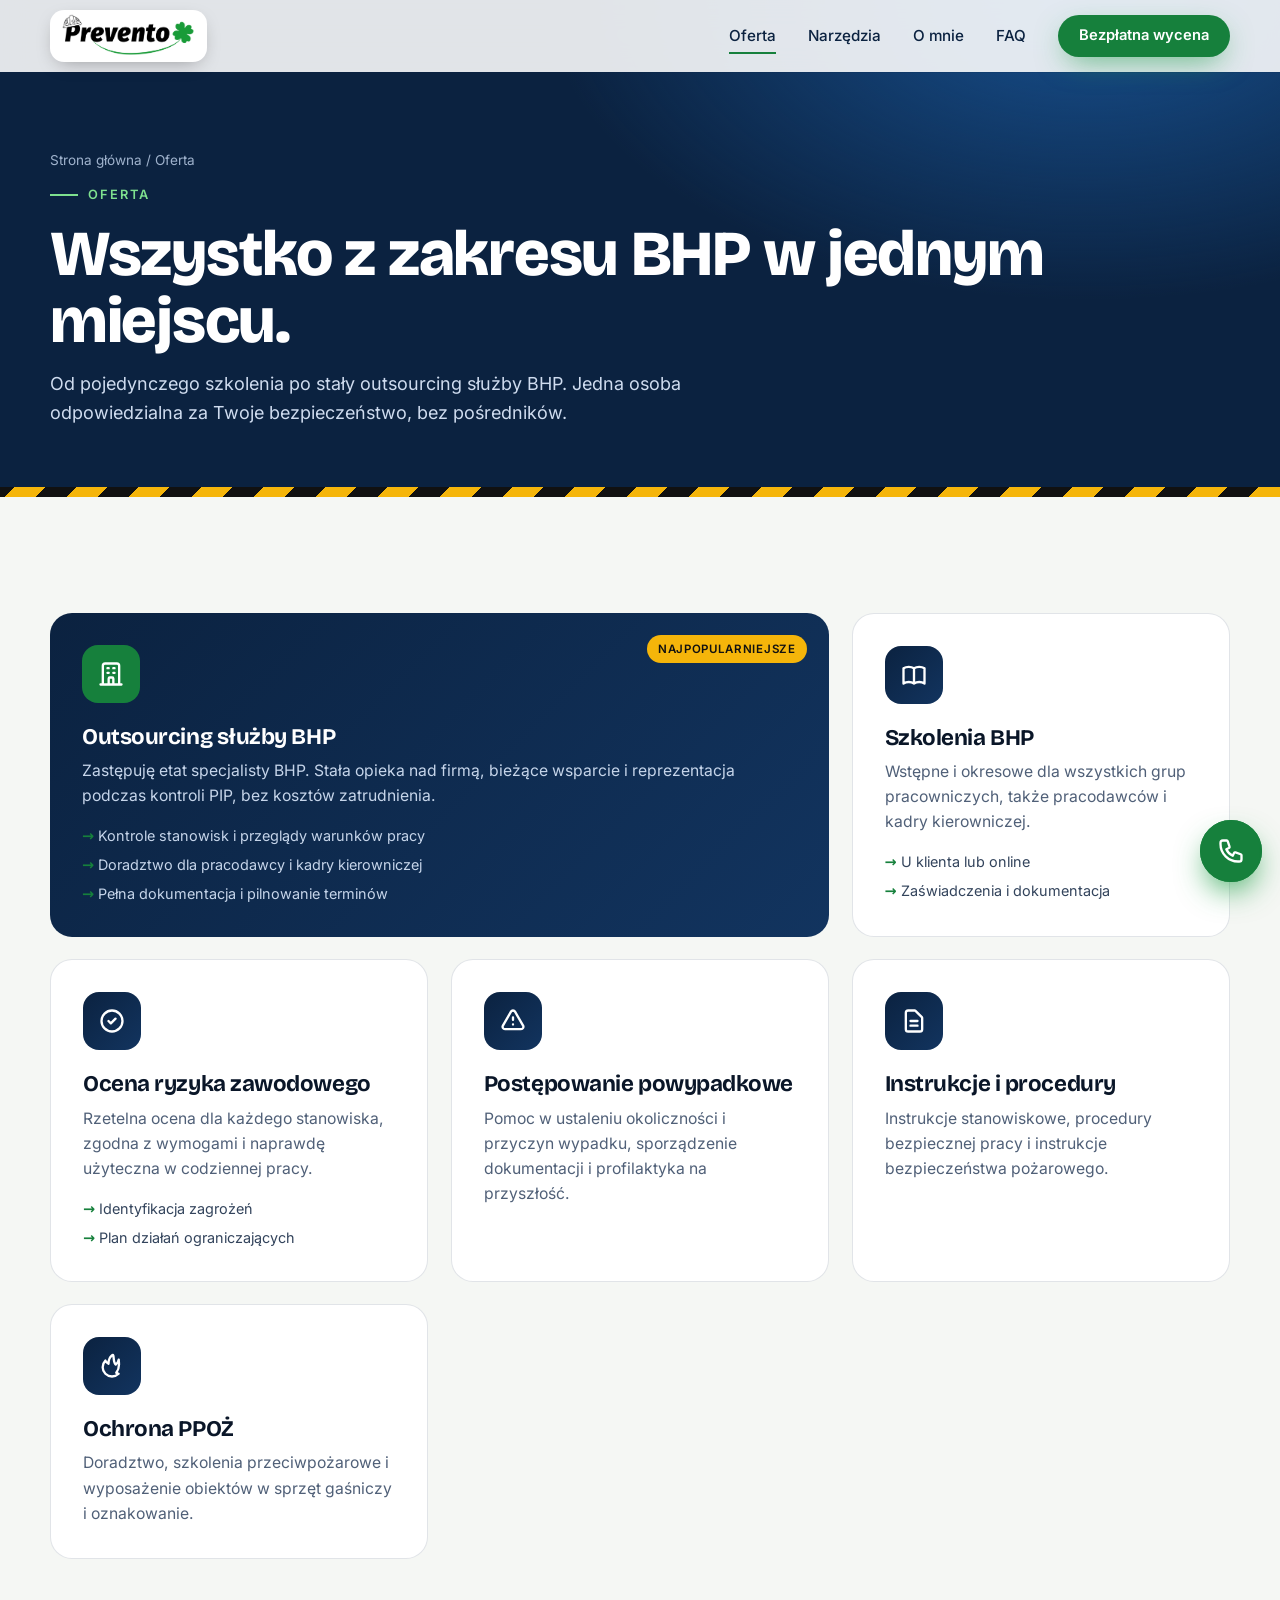
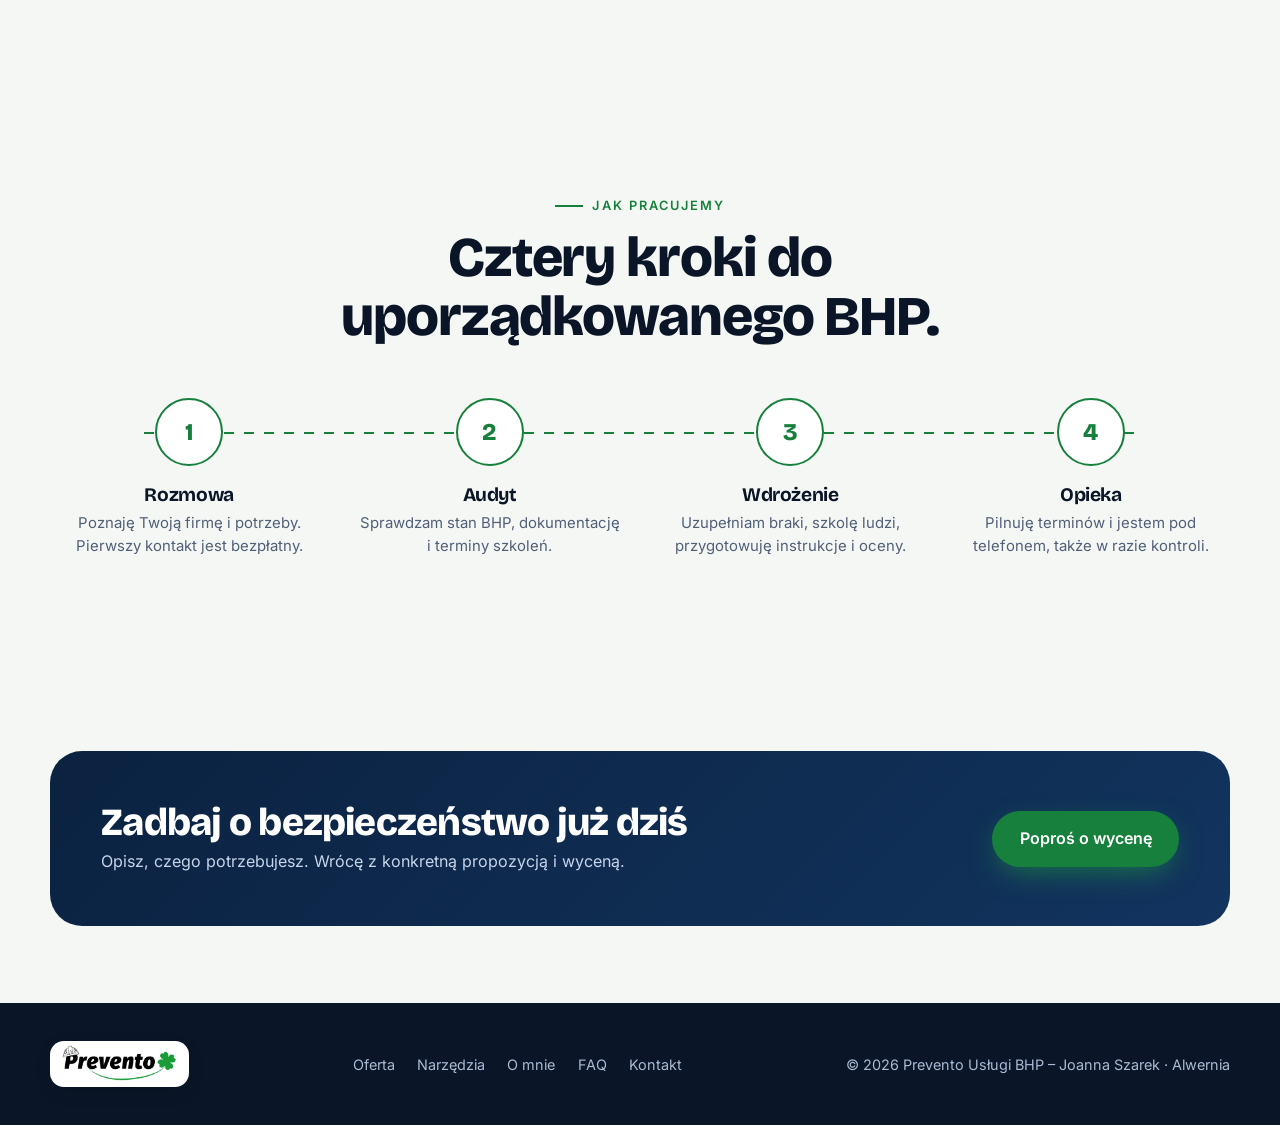
<file: oferta.html>
<!DOCTYPE html>
<html lang="pl">
<head>
<meta charset="UTF-8">
<meta name="viewport" content="width=device-width, initial-scale=1.0">
<title>Oferta – Prevento Usługi BHP</title>
<meta name="description" content="Pełna oferta Prevento: outsourcing BHP, szkolenia, ocena ryzyka, postępowanie powypadkowe, instrukcje i PPOŻ.">
<meta name="theme-color" content="#0b2240">
<meta property="og:title" content="Oferta – Prevento Usługi BHP">
<meta property="og:description" content="Pełna oferta Prevento: outsourcing BHP, szkolenia, ocena ryzyka, postępowanie powypadkowe, instrukcje i PPOŻ.">
<meta property="og:type" content="website">
<meta property="og:image" content="https://kaisixx.github.io/prevento/logo_prevento.png">
<link rel="icon" type="image/png" href="logo_prevento.png">
<link rel="preload" href="fonts/inter-latin.woff2" as="font" type="font/woff2" crossorigin>
<link rel="preload" href="fonts/inter-latin-ext.woff2" as="font" type="font/woff2" crossorigin>
<link rel="preload" href="fonts/bricolage-latin.woff2" as="font" type="font/woff2" crossorigin>
<link rel="preload" href="fonts/bricolage-latin-ext.woff2" as="font" type="font/woff2" crossorigin>
<link rel="stylesheet" href="style.css">
<link rel="canonical" href="https://kaisixx.github.io/prevento/oferta.html">
<meta property="og:url" content="https://kaisixx.github.io/prevento/oferta.html">
<meta property="og:locale" content="pl_PL">
<meta property="og:site_name" content="Prevento Usługi BHP">
<meta property="og:image:alt" content="Logo Prevento – usługi BHP">
<meta name="twitter:card" content="summary">
<script type="application/ld+json">{"@context": "https://schema.org", "@type": "BreadcrumbList", "itemListElement": [{"@type": "ListItem", "position": 1, "name": "Strona główna", "item": "https://kaisixx.github.io/prevento/"}, {"@type": "ListItem", "position": 2, "name": "Oferta", "item": "https://kaisixx.github.io/prevento/oferta.html"}]}</script>


</head>
<body data-inner="1">
<div class="progress" id="progress"></div>

<nav id="nav">
  <div class="wrap nav-in">
    <a href="index.html" class="logo-pill" aria-label="Prevento – strona główna"><img src="logo_prevento.png" alt="Prevento Usługi BHP" width="133" height="44"></a>
    <button class="burger" id="burger" aria-label="Menu" aria-expanded="false"><span></span><span></span></button>
    <div class="menu" id="menu">
      <a href="oferta.html" aria-current="page">Oferta</a><a href="narzedzia.html">Narzędzia</a><a href="o-mnie.html">O mnie</a><a href="faq.html">FAQ</a>
      <a href="kontakt.html" class="btn btn-primary">Bezpłatna wycena</a>
    </div>
  </div>
</nav>

<header class="page-hero">
  <div class="wrap">
    <div class="crumbs"><a href="index.html">Strona główna</a> / Oferta</div>
    <span class="eyebrow">Oferta</span>
    <h1>Wszystko z zakresu BHP w jednym miejscu.</h1>
    <p>Od pojedynczego szkolenia po stały outsourcing służby BHP. Jedna osoba odpowiedzialna za Twoje bezpieczeństwo, bez pośredników.</p>
  </div>
</header>
<section id="oferta">
  <div class="wrap">
    <div class="cards">
      <article class="card feature rv">
        <span class="tag">Najpopularniejsze</span>
        <div class="ico"><svg fill="none" stroke="currentColor" stroke-width="2" viewBox="0 0 24 24"><path stroke-linecap="round" stroke-linejoin="round" d="M19 21V5a2 2 0 00-2-2H7a2 2 0 00-2 2v16m14 0h2m-2 0h-5m-9 0H3m2 0h5M9 7h1m-1 4h1m4-4h1m-1 4h1m-5 10v-5a1 1 0 011-1h2a1 1 0 011 1v5m-4 0h4"/></svg></div>
        <h3>Outsourcing służby BHP</h3>
        <p>Zastępuję etat specjalisty BHP. Stała opieka nad firmą, bieżące wsparcie i reprezentacja podczas kontroli PIP, bez kosztów zatrudnienia.</p>
        <ul><li>Kontrole stanowisk i przeglądy warunków pracy</li><li>Doradztwo dla pracodawcy i kadry kierowniczej</li><li>Pełna dokumentacja i pilnowanie terminów</li></ul>
      </article>
      <article class="card rv">
        <div class="ico"><svg fill="none" stroke="currentColor" stroke-width="2" viewBox="0 0 24 24"><path stroke-linecap="round" stroke-linejoin="round" d="M12 6.25v13m0-13C10.8 5.5 9.2 5 7.5 5S4.2 5.5 3 6.25v13C4.2 18.5 5.8 18 7.5 18s3.3.5 4.5 1.25m0-13C13.2 5.5 14.8 5 16.5 5s3.3.5 4.5 1.25v13c-1.2-.75-2.8-1.25-4.5-1.25s-3.3.5-4.5 1.25"/></svg></div>
        <h3>Szkolenia BHP</h3>
        <p>Wstępne i okresowe dla wszystkich grup pracowniczych, także pracodawców i kadry kierowniczej.</p>
        <ul><li>U klienta lub online</li><li>Zaświadczenia i dokumentacja</li></ul>
      </article>
      <article class="card rv">
        <div class="ico"><svg fill="none" stroke="currentColor" stroke-width="2" viewBox="0 0 24 24"><path stroke-linecap="round" stroke-linejoin="round" d="M9 12l2 2 4-4m6 2a9 9 0 11-18 0 9 9 0 0118 0z"/></svg></div>
        <h3>Ocena ryzyka zawodowego</h3>
        <p>Rzetelna ocena dla każdego stanowiska, zgodna z wymogami i naprawdę użyteczna w codziennej pracy.</p>
        <ul><li>Identyfikacja zagrożeń</li><li>Plan działań ograniczających</li></ul>
      </article>
      <article class="card rv">
        <div class="ico"><svg fill="none" stroke="currentColor" stroke-width="2" viewBox="0 0 24 24"><path stroke-linecap="round" stroke-linejoin="round" d="M12 9v2m0 4h.01M5.07 19h13.86c1.54 0 2.5-1.67 1.73-3L13.73 4c-.77-1.33-2.7-1.33-3.46 0L3.34 16c-.77 1.33.19 3 1.73 3z"/></svg></div>
        <h3>Postępowanie powypadkowe</h3>
        <p>Pomoc w ustaleniu okoliczności i przyczyn wypadku, sporządzenie dokumentacji i profilaktyka na przyszłość.</p>
      </article>
      <article class="card rv">
        <div class="ico"><svg fill="none" stroke="currentColor" stroke-width="2" viewBox="0 0 24 24"><path stroke-linecap="round" stroke-linejoin="round" d="M9 12h6m-6 4h6m2 5H7a2 2 0 01-2-2V5a2 2 0 012-2h5.59a1 1 0 01.7.29l5.42 5.42a1 1 0 01.29.7V19a2 2 0 01-2 2z"/></svg></div>
        <h3>Instrukcje i procedury</h3>
        <p>Instrukcje stanowiskowe, procedury bezpiecznej pracy i instrukcje bezpieczeństwa pożarowego.</p>
      </article>
      <article class="card rv">
        <div class="ico"><svg fill="none" stroke="currentColor" stroke-width="2" viewBox="0 0 24 24"><path stroke-linecap="round" stroke-linejoin="round" d="M17.66 18.66A8 8 0 016.34 7.34S7 9 9 10c0-2 .5-5 2.93-7.07s.48 5.74 3.26 7.77c1.3-.95 2.23-2.46 2.56-4.19C17.9 7.97 18 9.46 18 10.8c0 2.72-.9 5.23-2.34 7.06z"/></svg></div>
        <h3>Ochrona PPOŻ</h3>
        <p>Doradztwo, szkolenia przeciwpożarowe i wyposażenie obiektów w sprzęt gaśniczy i oznakowanie.</p>
      </article>
    </div>
  </div>
</section>
<section id="wspolpraca">
  <div class="wrap">
    <div class="sec-head rv" style="margin-inline:auto;text-align:center">
      <span class="eyebrow">Jak pracujemy</span>
      <h2>Cztery kroki do uporządkowanego BHP.</h2>
    </div>
    <div class="steps">
      <div class="step rv"><div class="n">1</div><h3>Rozmowa</h3><p>Poznaję Twoją firmę i potrzeby. Pierwszy kontakt jest bezpłatny.</p></div>
      <div class="step rv"><div class="n">2</div><h3>Audyt</h3><p>Sprawdzam stan BHP, dokumentację i terminy szkoleń.</p></div>
      <div class="step rv"><div class="n">3</div><h3>Wdrożenie</h3><p>Uzupełniam braki, szkolę ludzi, przygotowuję instrukcje i oceny.</p></div>
      <div class="step rv"><div class="n">4</div><h3>Opieka</h3><p>Pilnuję terminów i jestem pod telefonem, także w razie kontroli.</p></div>
    </div>
  </div>
</section><div class="band"><div class="wrap"><div class="band-in rv"><div><h2>Zadbaj o bezpieczeństwo już dziś</h2><p>Opisz, czego potrzebujesz. Wrócę z konkretną propozycją i wyceną.</p></div><a class="btn btn-primary" href="kontakt.html">Poproś o wycenę</a></div></div></div>


<footer>
  <div class="wrap foot">
    <div class="logo-pill"><img src="logo_prevento.png" alt="Prevento" width="115" height="38"></div>
    <nav aria-label="Stopka"><a href="oferta.html">Oferta</a><a href="narzedzia.html">Narzędzia</a><a href="o-mnie.html">O mnie</a><a href="faq.html">FAQ</a><a href="kontakt.html">Kontakt</a></nav>
    <p>&copy; <span id="yr">2026</span> Prevento Usługi BHP – Joanna Szarek · Alwernia</p>
  </div>
</footer>

<a href="tel:+48505013997" class="fab" aria-label="Zadzwoń do Prevento"><svg fill="none" stroke="currentColor" stroke-width="2" viewBox="0 0 24 24"><path stroke-linecap="round" stroke-linejoin="round" d="M3 5a2 2 0 012-2h3.28a1 1 0 01.95.68l1.5 4.49a1 1 0 01-.5 1.21l-2.26 1.13a11 11 0 005.52 5.52l1.13-2.26a1 1 0 011.21-.5l4.49 1.5a1 1 0 01.68.95V19a2 2 0 01-2 2h-1C9.72 21 3 14.28 3 6V5z"/></svg></a>

<script src="app.js"></script>
</body>
</html>
</file>
<file: style.css>
@font-face{font-family:'Bricolage Grotesque';font-style:normal;font-weight:500 800;font-display:optional;src:url(fonts/bricolage-latin-ext.woff2) format('woff2');unicode-range:U+0100-02BA, U+02BD-02C5, U+02C7-02CC, U+02CE-02D7, U+02DD-02FF, U+0304, U+0308, U+0329, U+1D00-1DBF, U+1E00-1E9F, U+1EF2-1EFF, U+2020, U+20A0-20AB, U+20AD-20C4, U+2113, U+2C60-2C7F, U+A720-A7FF}
@font-face{font-family:'Bricolage Grotesque';font-style:normal;font-weight:500 800;font-display:optional;src:url(fonts/bricolage-latin.woff2) format('woff2');unicode-range:U+0000-00FF, U+0131, U+0152-0153, U+02BB-02BC, U+02C6, U+02DA, U+02DC, U+0304, U+0308, U+0329, U+2000-206F, U+20AC, U+2122, U+2191, U+2193, U+2212, U+2215, U+FEFF, U+FFFD}
@font-face{font-family:'Inter';font-style:normal;font-weight:400 600;font-display:optional;src:url(fonts/inter-latin-ext.woff2) format('woff2');unicode-range:U+0100-02BA, U+02BD-02C5, U+02C7-02CC, U+02CE-02D7, U+02DD-02FF, U+0304, U+0308, U+0329, U+1D00-1DBF, U+1E00-1E9F, U+1EF2-1EFF, U+2020, U+20A0-20AB, U+20AD-20C4, U+2113, U+2C60-2C7F, U+A720-A7FF}
@font-face{font-family:'Inter';font-style:normal;font-weight:400 600;font-display:optional;src:url(fonts/inter-latin.woff2) format('woff2');unicode-range:U+0000-00FF, U+0131, U+0152-0153, U+02BB-02BC, U+02C6, U+02DA, U+02DC, U+0304, U+0308, U+0329, U+2000-206F, U+20AC, U+2122, U+2191, U+2193, U+2212, U+2215, U+FEFF, U+FFFD}
@font-face{font-family:'Inter Fallback';src:local('Arial');size-adjust:107%;ascent-override:90%;descent-override:22%;line-gap-override:0%}
:root{
  --navy:#0b2240; --navy2:#12345f; --ink:#0a1628; --green:#16803c; --lime:#7ee08f;
  --paper:#f5f7f4; --line:rgba(11,34,64,.12); --amber:#f5b50a;
  --r:22px;
}
*{box-sizing:border-box;margin:0;padding:0}
html{scroll-behavior:smooth;scroll-padding-top:84px}
body{font-family:Inter,'Inter Fallback',system-ui,sans-serif;color:var(--ink);background:var(--paper);line-height:1.6;overflow-x:hidden;-webkit-font-smoothing:antialiased}
h1,h2,h3,.display{font-family:'Bricolage Grotesque',Inter,sans-serif;letter-spacing:-.02em;line-height:1.05}
a{color:inherit;text-decoration:none}
img{max-width:100%;display:block}
.wrap{width:min(1180px,100% - 40px);margin-inline:auto}
.eyebrow{display:inline-flex;gap:.6rem;align-items:center;font-weight:600;font-size:.8rem;letter-spacing:.16em;text-transform:uppercase;color:var(--green)}
.eyebrow::before{content:"";width:28px;height:2px;background:currentColor}
.btn{display:inline-flex;align-items:center;gap:.6rem;padding:.95rem 1.7rem;border-radius:999px;font-weight:600;border:0;cursor:pointer;font-size:1rem;transition:transform .25s,box-shadow .25s,background .25s;font-family:inherit}
.btn-primary{background:var(--green);color:#fff;box-shadow:0 10px 30px -8px rgba(31,157,70,.7)}
.btn-primary:hover{transform:translateY(-3px);box-shadow:0 16px 36px -8px rgba(31,157,70,.85)}
.btn-ghost{border:1.5px solid rgba(255,255,255,.35);color:#fff;background:rgba(255,255,255,.06);backdrop-filter:blur(6px)}
.btn-ghost:hover{background:#fff;color:var(--navy)}
:focus-visible{outline:3px solid var(--amber);outline-offset:3px}

/* NAV */
nav{position:fixed;inset:0 0 auto 0;z-index:50;transition:background .3s,box-shadow .3s}
nav.solid{background:rgba(255,255,255,.88);backdrop-filter:blur(14px);box-shadow:0 1px 0 var(--line)}
.nav-in{display:flex;align-items:center;justify-content:space-between;height:72px}
.logo-pill{background:#fff;border-radius:14px;padding:4px 12px;box-shadow:0 6px 20px -8px rgba(0,0,0,.4)}
.logo-pill img{height:44px;width:auto}
.menu a{white-space:nowrap}
.menu{display:flex;gap:2rem;align-items:center;font-weight:500;font-size:.95rem}
.menu a:not(.btn){position:relative;color:#fff;transition:color .3s}
nav.solid .menu a:not(.btn){color:var(--navy)}
.menu a:not(.btn)::after{content:"";position:absolute;left:0;bottom:-6px;height:2px;width:0;background:var(--green);transition:width .3s}
.menu a:not(.btn):hover::after{width:100%}
.menu .btn{padding:.6rem 1.3rem;font-size:.92rem}
.burger{display:none;background:none;border:0;width:44px;height:44px;cursor:pointer;color:#fff}
nav.solid .burger{color:var(--navy)}
.burger span{display:block;width:26px;height:2.5px;background:currentColor;margin:6px auto;border-radius:2px;transition:.3s}
@media(max-width:860px){
  .burger{display:block}
  .menu{position:fixed;inset:72px 0 auto 0;flex-direction:column;background:var(--navy);padding:1.5rem 0 2rem;gap:1.4rem;transform:translateY(-130%);transition:transform .4s;z-index:-1}
  .menu.open{transform:none}
  .menu a:not(.btn){color:#fff!important;font-size:1.1rem}
  nav.menu-open{background:var(--navy)}
}

/* HERO */
.hero{position:relative;min-height:100svh;background:radial-gradient(1200px 700px at 80% 20%,#17508f 0%,transparent 60%),radial-gradient(900px 600px at 0% 100%,#0e6a3a 0%,transparent 55%),var(--navy);color:#fff;display:grid;align-items:center;overflow:hidden;padding:130px 0 110px}
.hero canvas{position:absolute;inset:0;width:100%;height:100%;opacity:.8}
.hero::after{content:"";position:absolute;inset:auto 0 0 0;height:14px;background:repeating-linear-gradient(-45deg,var(--amber) 0 22px,#111 22px 44px)}
.hero-grid{position:relative;z-index:2;display:grid;grid-template-columns:1.15fr .85fr;gap:3rem;align-items:center}
.hero h1{font-size:clamp(2.6rem,6.4vw,5.4rem);font-weight:800;margin:1.1rem 0 1.4rem}
.hero h1 .grad{color:var(--lime)}
.hero p.lead{font-size:clamp(1.05rem,1.6vw,1.3rem);color:#cfdcef;max-width:34em}
.hero .eyebrow{color:var(--lime)}
.cta-row{display:flex;gap:1rem;flex-wrap:wrap;margin-top:2.2rem}
.trust{display:flex;gap:1.6rem;flex-wrap:wrap;margin-top:2.6rem;color:#b5c6de;font-size:.92rem}
.trust span{display:flex;gap:.5rem;align-items:center}
.trust svg{width:18px;height:18px;color:var(--lime)}

.shield-stage{position:relative;aspect-ratio:1;max-width:470px;margin-inline:auto;width:100%}
.shield-stage svg.shield{position:absolute;inset:6%;width:88%;filter:drop-shadow(0 30px 50px rgba(0,0,0,.45))}
.shield .draw{stroke-dasharray:420;stroke-dashoffset:420;animation:draw 1.6s .5s forwards ease-out}
.shield .tick{stroke-dasharray:120;stroke-dashoffset:120;animation:draw 1s 1.6s forwards ease-out}
@keyframes draw{to{stroke-dashoffset:0}}
.shield-ring{position:absolute;inset:0;border-radius:50%;border:1px dashed rgba(255,255,255,.2);animation:spin 40s linear infinite}
.shield-ring.r2{inset:-9%;animation-duration:70s;animation-direction:reverse;border-color:rgba(126,224,143,.25)}
@keyframes spin{to{transform:rotate(360deg)}}
.chip{position:absolute;background:rgba(255,255,255,.12);backdrop-filter:blur(10px);border:1px solid rgba(255,255,255,.22);padding:.55rem 1rem;border-radius:999px;font-size:.85rem;font-weight:600;display:flex;gap:.5rem;align-items:center;animation:float 6s ease-in-out infinite;white-space:nowrap}
.chip i{width:8px;height:8px;border-radius:50%;background:var(--lime);box-shadow:0 0 12px var(--lime)}
.chip.c1{top:6%;left:-4%}
.chip.c2{top:38%;right:-8%;animation-delay:-2s}
.chip.c3{bottom:6%;left:4%;animation-delay:-4s}
@keyframes float{50%{transform:translateY(-14px)}}
@media(max-width:900px){.hero-grid{grid-template-columns:1fr}.shield-stage{max-width:300px;order:-1;margin-bottom:-.5rem}.chip.c1{left:-6%}.chip.c2{right:-4%}}
.scroll-hint{position:absolute;z-index:2;bottom:36px;left:50%;translate:-50% 0;width:26px;height:42px;border:2px solid rgba(255,255,255,.4);border-radius:14px}
.scroll-hint::after{content:"";position:absolute;left:50%;top:8px;width:4px;height:8px;margin-left:-2px;border-radius:2px;background:#fff;animation:wheel 1.8s infinite}
@keyframes wheel{0%{opacity:1}100%{transform:translateY(16px);opacity:0}}

/* MARQUEE */
.marquee{background:var(--ink);color:#fff;overflow:hidden;padding:1.1rem 0;border-block:1px solid rgba(255,255,255,.08)}
.marquee-track{display:flex;gap:3rem;width:max-content;animation:scroll 38s linear infinite;font-family:'Bricolage Grotesque';font-size:1.35rem;font-weight:700;white-space:nowrap}
.marquee-track span::after{content:"✦";color:var(--green);margin-left:3rem}
@keyframes scroll{to{transform:translateX(-50%)}}

section{padding:clamp(4.5rem,9vw,8rem) 0}
.sec-head{max-width:720px;margin-bottom:3.2rem}
.sec-head h2{font-size:clamp(2rem,4.6vw,3.5rem);font-weight:800;margin:.8rem 0 1rem}
.sec-head p{color:#4a5a70;font-size:1.1rem}

/* SERVICES */
.cards{display:grid;grid-template-columns:repeat(3,1fr);gap:1.4rem}
@media(max-width:980px){.cards{grid-template-columns:repeat(2,1fr)}}
@media(max-width:620px){.cards{grid-template-columns:1fr}}
.card{position:relative;background:#fff;border-radius:var(--r);padding:2rem;border:1px solid var(--line);overflow:hidden;transition:transform .35s,box-shadow .35s;isolation:isolate}
.card::before{content:"";position:absolute;inset:0;z-index:-1;background:radial-gradient(380px circle at var(--mx,50%) var(--my,0%),rgba(31,157,70,.16),transparent 60%);opacity:0;transition:opacity .3s}
.card:hover{transform:translateY(-8px);box-shadow:0 30px 60px -25px rgba(11,34,64,.35)}
.card:hover::before{opacity:1}
.card .ico{width:58px;height:58px;border-radius:16px;background:linear-gradient(135deg,var(--navy),var(--navy2));display:grid;place-items:center;margin-bottom:1.4rem;transition:.4s}
.card:hover .ico{background:var(--green);transform:rotate(-8deg) scale(1.08)}
.card .ico svg{width:28px;height:28px;color:#fff}
.card h3{font-size:1.4rem;font-weight:700;margin-bottom:.6rem}
.card p{color:#506078;font-size:.98rem}
.card ul{list-style:none;margin-top:1rem;display:grid;gap:.35rem;font-size:.9rem;color:#33445c}
.card li::before{content:"→ ";color:var(--green);font-weight:700}
.card.feature{grid-column:span 2;background:linear-gradient(135deg,var(--navy),var(--navy2));color:#fff;border:0}
.card.feature p,.card.feature ul{color:#c6d5ea}
.card.feature .ico{background:var(--green)}
.card.feature .tag{position:absolute;top:1.4rem;right:1.4rem;background:var(--amber);color:#111;font-size:.72rem;font-weight:700;padding:.3rem .7rem;border-radius:999px;letter-spacing:.06em;text-transform:uppercase}
@media(max-width:620px){.card.feature{grid-column:auto}}

/* TOOLS */
.tools{background:var(--ink);color:#fff;position:relative;overflow:hidden}
.tools::before{content:"";position:absolute;width:700px;height:700px;right:-250px;top:-250px;background:radial-gradient(circle,rgba(31,157,70,.35),transparent 65%)}
.tools .sec-head p{color:#9fb2cc}
.tabs{display:flex;gap:.5rem;background:rgba(255,255,255,.07);padding:.4rem;border-radius:999px;width:max-content;max-width:100%;margin-bottom:2rem;overflow-x:auto}
.tab{background:none;border:0;color:#b9c8dd;padding:.7rem 1.4rem;border-radius:999px;font:600 .95rem Inter;cursor:pointer;white-space:nowrap;transition:.25s}
.tab[aria-selected=true]{background:var(--green);color:#fff}
.panel{display:none;grid-template-columns:1fr 1fr;gap:2.4rem;background:rgba(255,255,255,.05);border:1px solid rgba(255,255,255,.1);border-radius:28px;padding:clamp(1.4rem,3vw,2.6rem);position:relative}
.panel.on{display:grid;animation:fade .5s}
@keyframes fade{from{opacity:0;transform:translateY(12px)}}
@media(max-width:820px){.panel.on{grid-template-columns:1fr}}
.panel h3{font-size:1.7rem;margin-bottom:.6rem}
.panel .hint{color:#9fb2cc;font-size:.95rem;margin-bottom:1.4rem}
.field{margin-bottom:1.1rem}
.field label{display:flex;justify-content:space-between;font-weight:600;font-size:.9rem;margin-bottom:.45rem}
.field label b{color:var(--lime)}
select,input[type=text],input[type=email],input[type=tel],textarea{width:100%;padding:.9rem 1rem;border-radius:14px;border:1.5px solid rgba(255,255,255,.2);background:rgba(255,255,255,.07);color:#fff;font:inherit}
select option{color:#111}
input[type=range]{width:100%;accent-color:var(--green);height:6px}
.result{background:linear-gradient(160deg,rgba(255,255,255,.1),rgba(255,255,255,.03));border:1px solid rgba(255,255,255,.14);border-radius:22px;padding:1.8rem;display:flex;flex-direction:column;justify-content:center;text-align:center;min-height:260px}
.result .big{font-family:'Bricolage Grotesque';font-weight:800;font-size:clamp(2.4rem,5vw,3.6rem);line-height:1;margin:.4rem 0}
.result small{color:#9fb2cc}
.meter{height:12px;background:rgba(255,255,255,.12);border-radius:8px;overflow:hidden;margin:1.2rem 0 .6rem}
.meter i{display:block;height:100%;width:0;border-radius:8px;transition:width .6s cubic-bezier(.2,.9,.3,1),background .4s}
.result .btn{margin:1.2rem auto 0;padding:.7rem 1.4rem;font-size:.92rem}
.disc{font-size:.78rem;color:#9fb2cc;margin-top:1rem}

/* PROCESS */
.steps{display:grid;grid-template-columns:repeat(4,1fr);gap:1.4rem;counter-reset:s;position:relative}
.steps::before{content:"";position:absolute;top:34px;left:8%;right:8%;height:2px;background:repeating-linear-gradient(90deg,var(--green) 0 10px,transparent 10px 20px);z-index:0}
.step{position:relative;z-index:1;text-align:center;padding:0 .5rem}
.step .n{width:68px;height:68px;margin:0 auto 1.2rem;border-radius:50%;background:#fff;border:2px solid var(--green);display:grid;place-items:center;font:800 1.5rem 'Bricolage Grotesque';color:var(--green);transition:.35s}
.step:hover .n{background:var(--green);color:#fff;transform:scale(1.1) rotate(8deg)}
.step h3{font-size:1.2rem;margin-bottom:.4rem}
.step p{font-size:.93rem;color:#506078}
@media(max-width:820px){.steps{grid-template-columns:1fr 1fr;row-gap:2.4rem}.steps::before{display:none}}
@media(max-width:480px){.steps{grid-template-columns:1fr}}

/* ABOUT */
.about{background:#fff}
.about-grid{display:grid;grid-template-columns:.9fr 1.1fr;gap:clamp(2rem,6vw,5rem);align-items:center}
@media(max-width:860px){.about-grid{grid-template-columns:1fr}}
.portrait{position:relative;aspect-ratio:4/5;border-radius:30px;background:linear-gradient(160deg,var(--navy),var(--navy2) 60%,#0e6a3a);overflow:hidden;display:grid;place-items:center;box-shadow:0 40px 70px -30px rgba(11,34,64,.6)}
.portrait img.photo{position:absolute;inset:0;width:100%;height:100%;object-fit:cover}
.portrait .mono{font:800 clamp(6rem,18vw,10rem) 'Bricolage Grotesque';color:rgba(255,255,255,.14)}
.portrait .clover{position:absolute;right:-12%;bottom:-12%;width:70%;opacity:.25;color:var(--lime)}
.badge{position:absolute;left:1.2rem;bottom:1.2rem;right:1.2rem;background:rgba(255,255,255,.92);backdrop-filter:blur(8px);border-radius:18px;padding:1rem 1.2rem}
.badge b{display:block;font-family:'Bricolage Grotesque';font-size:1.25rem}
.badge span{font-size:.9rem;color:#506078}
.quote{margin:1.8rem 0;padding:1.4rem 1.6rem;border-left:4px solid var(--green);background:var(--paper);border-radius:0 18px 18px 0;font-size:1.15rem;font-family:'Bricolage Grotesque';font-weight:500;line-height:1.35}
.about ul{list-style:none;display:grid;grid-template-columns:1fr 1fr;gap:.8rem 1.2rem;margin-top:1.6rem}
@media(max-width:520px){.about ul{grid-template-columns:1fr}}
.about li{display:flex;gap:.7rem;font-weight:500}
.about li svg{flex:none;width:22px;height:22px;color:var(--green);margin-top:2px}

/* GALLERY + REFERENCES */
.gal{display:grid;grid-template-columns:repeat(auto-fill,minmax(240px,1fr));gap:1rem}
.gal button{border:0;padding:0;border-radius:18px;overflow:hidden;cursor:zoom-in;aspect-ratio:4/3;background:var(--navy);position:relative}
.gal img{width:100%;height:100%;object-fit:cover;transition:transform .6s}
.gal button:hover img{transform:scale(1.08)}
.gal figcaption{position:absolute;inset:auto 0 0 0;padding:1.2rem .9rem .7rem;background:linear-gradient(transparent,rgba(0,0,0,.7));color:#fff;font-size:.85rem;text-align:left}
.lb{position:fixed;inset:0;z-index:100;background:rgba(5,12,24,.92);display:none;place-items:center;padding:1.5rem}
.lb.on{display:grid}
.lb img{max-width:100%;max-height:86vh;border-radius:14px}
.lb p{color:#cfdcef;text-align:center;margin-top:.8rem}
.lb button{position:absolute;top:1rem;right:1rem;width:46px;height:46px;border-radius:50%;border:0;background:#fff;font-size:1.6rem;cursor:pointer}
.refs{display:grid;grid-template-columns:repeat(auto-fit,minmax(280px,1fr));gap:1.4rem}
.ref{background:#fff;border:1px solid var(--line);border-radius:var(--r);padding:2rem;position:relative}
.ref::before{content:"„";position:absolute;top:.4rem;left:1.2rem;font:800 4.5rem 'Bricolage Grotesque';color:var(--green);opacity:.25;line-height:1}
.ref p{margin-top:1.2rem;font-size:1.02rem;color:#33445c}
.ref b{display:block;margin-top:1.2rem;font-family:'Bricolage Grotesque'}
.ref span{font-size:.88rem;color:#506078}

/* FAQ */
.faq{max-width:820px;margin-inline:auto}
details{background:#fff;border:1px solid var(--line);border-radius:18px;margin-bottom:.8rem;transition:box-shadow .3s}
details[open]{box-shadow:0 18px 40px -25px rgba(11,34,64,.4);border-color:var(--green)}
summary{cursor:pointer;list-style:none;padding:1.2rem 1.5rem;font-weight:600;display:flex;justify-content:space-between;gap:1rem;align-items:center}
summary::-webkit-details-marker{display:none}
summary::after{content:"+";font-size:1.6rem;color:var(--green);transition:transform .3s;line-height:1}
details[open] summary::after{transform:rotate(45deg)}
details p{padding:0 1.5rem 1.4rem;color:#506078}

/* CONTACT */
.contact{background:radial-gradient(900px 500px at 10% 0%,#17508f55,transparent 60%),var(--navy);color:#fff;position:relative;overflow:hidden}
.contact-grid{display:grid;grid-template-columns:1fr 1.05fr;gap:clamp(2rem,5vw,4.5rem);align-items:start}
@media(max-width:900px){.contact-grid{grid-template-columns:1fr}}
.contact h2{font-size:clamp(2.2rem,5vw,4rem);font-weight:800;margin:.8rem 0 1.2rem}
.contact .eyebrow{color:var(--lime)}
.contact p.lead{color:#b9c8dd;font-size:1.1rem;max-width:30em}
.cl{display:grid;gap:.9rem;margin-top:2.2rem}
.cl a{display:flex;align-items:center;gap:1rem;padding:1rem 1.3rem;border-radius:18px;background:rgba(255,255,255,.07);border:1px solid rgba(255,255,255,.12);transition:.3s;font-weight:500}
.cl a:hover{background:rgba(255,255,255,.14);transform:translateX(6px)}
.cl .i{width:46px;height:46px;border-radius:14px;background:var(--green);display:grid;place-items:center;flex:none}
.cl .i svg{width:22px;height:22px}
.cl small{display:block;color:#b9c8dd;font-weight:400;font-size:.8rem}
.form{background:#fff;color:var(--ink);border-radius:28px;padding:clamp(1.5rem,3vw,2.4rem);box-shadow:0 40px 80px -30px rgba(0,0,0,.6)}
.form h3{font-size:1.6rem;margin-bottom:1.2rem}
.form .field label{color:var(--navy)}
.form select,.form input,.form textarea{background:var(--paper);border-color:var(--line);color:var(--ink)}
.form textarea{min-height:110px;resize:vertical}
.form .row{display:grid;grid-template-columns:1fr 1fr;gap:1rem}
@media(max-width:520px){.form .row{grid-template-columns:1fr}}
.form .btn{width:100%;justify-content:center;margin-top:.4rem}
.form small{display:block;margin-top:.8rem;color:#6b7a90;font-size:.8rem;text-align:center}

footer{background:var(--ink);color:#a9bad2;padding:2.4rem 0;font-size:.9rem}
.foot{display:flex;justify-content:space-between;align-items:center;gap:1.4rem;flex-wrap:wrap}
.foot .logo-pill img{height:38px}

/* floating call + reveal */
.fab{position:fixed;right:18px;bottom:18px;z-index:40;width:62px;height:62px;border-radius:50%;background:var(--green);display:grid;place-items:center;box-shadow:0 14px 30px -6px rgba(31,157,70,.8);color:#fff;transition:transform .3s}
.fab:hover{transform:scale(1.1)}
.fab::before{content:"";position:absolute;inset:0;border-radius:50%;border:2px solid var(--green);animation:pulse 2s infinite}
.fab svg{width:28px;height:28px}
@keyframes pulse{to{transform:scale(1.7);opacity:0}}
.rv{opacity:0;transform:translateY(34px);transition:opacity .8s,transform .8s cubic-bezier(.2,.8,.2,1)}
.rv.in{opacity:1;transform:none}
.progress{position:fixed;top:0;left:0;height:3px;width:0;background:linear-gradient(90deg,var(--green),var(--lime));z-index:60}
@media(prefers-reduced-motion:reduce){*{animation:none!important;transition:none!important}.rv{opacity:1;transform:none}.shield .draw,.shield .tick{stroke-dashoffset:0}}

/* INNER PAGES */
.page-hero{position:relative;background:radial-gradient(900px 500px at 85% 0%,#17508f 0%,transparent 60%),var(--navy);color:#fff;padding:150px 0 70px;overflow:hidden}
.page-hero::after{content:"";position:absolute;inset:auto 0 0 0;height:10px;background:repeating-linear-gradient(-45deg,var(--amber) 0 22px,#111 22px 44px)}
.page-hero h1{font-size:clamp(2.2rem,5.4vw,4rem);font-weight:800;margin:.9rem 0 1rem}
.page-hero p{color:#cfdcef;max-width:40em;font-size:1.12rem}
.page-hero .eyebrow{color:var(--lime)}
.crumbs{font-size:.85rem;color:#9fb2cc;margin-bottom:.4rem}
.crumbs a:hover{color:#fff}
.menu a[aria-current=page]:not(.btn)::after{width:100%}
.band{padding:clamp(3rem,6vw,5rem) 0}
.band-in{display:flex;justify-content:space-between;align-items:center;gap:2rem;flex-wrap:wrap;background:linear-gradient(135deg,var(--navy),var(--navy2));color:#fff;border-radius:32px;padding:clamp(1.8rem,4vw,3.2rem)}
.band-in h2{font-size:clamp(1.6rem,3.4vw,2.4rem);font-weight:800;margin-bottom:.4rem}
.band-in p{color:#c6d5ea;max-width:34em}
.band.alt .band-in{background:linear-gradient(135deg,#0e6a3a,var(--green))}
.band.alt .band-in p{color:#e4f6e9}
.band.alt .btn-primary{background:#fff;color:var(--navy);box-shadow:none}
.foot nav{position:static;background:none;box-shadow:none;display:flex;gap:1.4rem;flex-wrap:wrap}
.foot nav a:hover{color:#fff}
</file>
